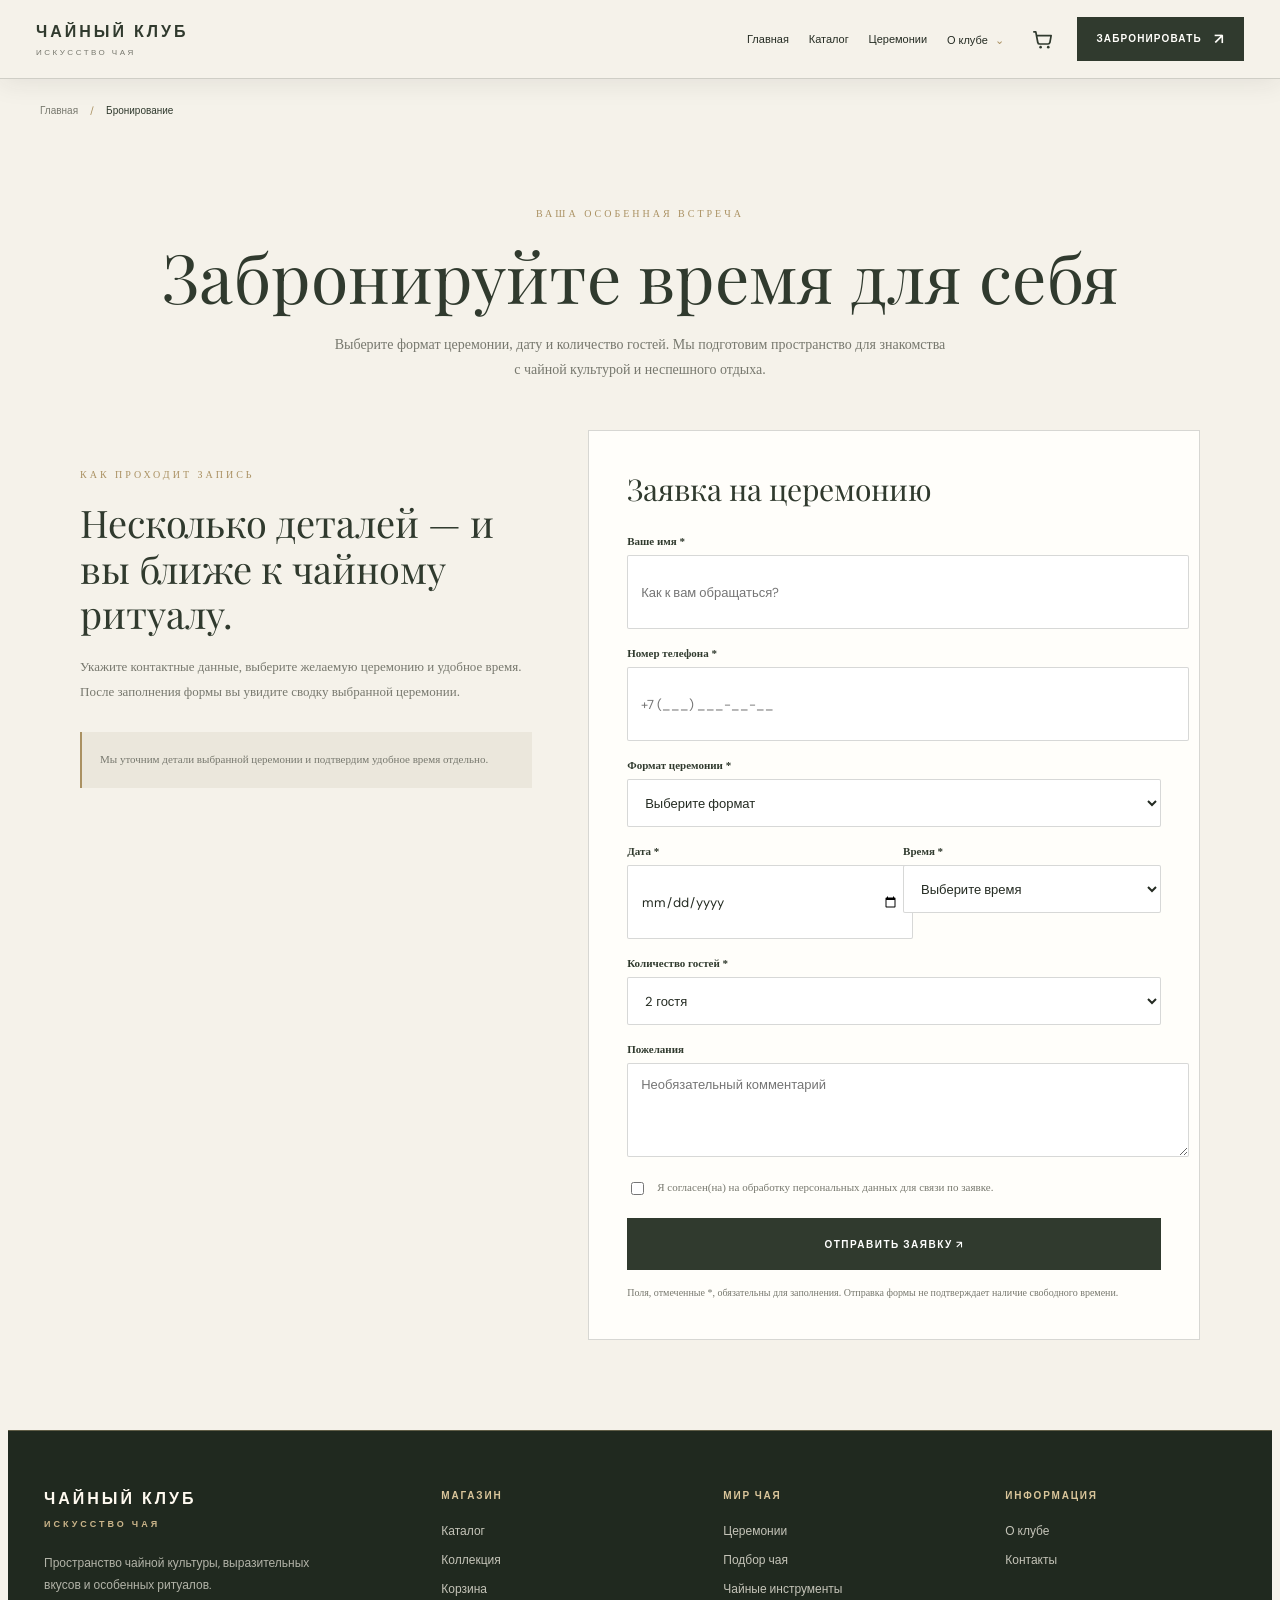
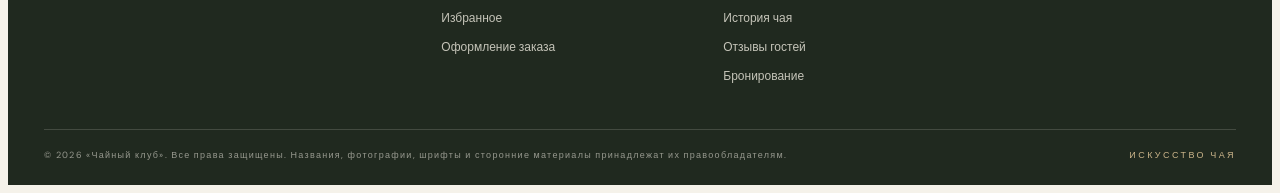
<file: booking.html>
<!DOCTYPE html>

<html lang="ru">
<head>
<meta charset="utf-8"/>
<meta content="width=device-width, initial-scale=1.0" name="viewport"/>
<meta content="Форма бронирования места на чайной церемонии в Чайном клубе." name="description"/>
<title>Бронирование чайной церемонии — Чайный клуб</title>
<link href="https://fonts.googleapis.com" rel="preconnect"/>
<link crossorigin="" href="https://fonts.gstatic.com" rel="preconnect"/>
<link href="https://fonts.googleapis.com/css2?family=DM+Sans:wght@400;500;600;700&amp;family=Playfair+Display:wght@400;500;600&amp;display=swap" rel="stylesheet"/>
<link href="css/site-components.css" rel="stylesheet"/>
</head>
<body class="booking-page">
<div data-site-header=""></div>
<main>
<section class="booking-page__hero">
<span class="booking-page__eyebrow">Ваша особенная встреча</span>
<h1 class="booking-page__title">Забронируйте время для себя</h1>
<p class="booking-page__intro">
        Выберите формат церемонии, дату и количество гостей. Мы подготовим
        пространство для знакомства с чайной культурой и неспешного отдыха.
      </p>
</section>
<section aria-labelledby="booking-form-title" class="booking-page__layout">
<aside class="booking-page__info">
<span class="booking-page__eyebrow">Как проходит запись</span>
<h2 class="booking-page__info-title">Несколько деталей — и вы ближе к чайному ритуалу.</h2>
<p class="booking-page__info-text">
          Укажите контактные данные, выберите желаемую церемонию и удобное время.
          После заполнения формы вы увидите сводку выбранной церемонии.
        </p>
<div class="booking-page__notice">
          Мы уточним детали выбранной церемонии и подтвердим удобное время отдельно.
        </div>
</aside>
<form class="booking-form" id="bookingForm">
<h2 class="booking-form__title" id="booking-form-title">Заявка на церемонию</h2>
<div class="booking-form__field">
<label class="booking-form__label" for="guestName">Ваше имя *</label>
<input class="booking-form__control" id="guestName" maxlength="50" minlength="2" name="name" placeholder="Как к вам обращаться?" required="" type="text"/>
</div>
<div class="booking-form__field">
<label class="booking-form__label" for="guestPhone">Номер телефона *</label>
<input class="booking-form__control" id="guestPhone" name="phone" pattern="[+0-9()\s-]{7,20}" placeholder="+7 (___) ___-__-__" required="" title="Введите номер телефона, используя цифры и символы +, -, ( )" type="tel"/>
</div>
<div class="booking-form__field">
<label class="booking-form__label" for="format">Формат церемонии *</label>
<select class="booking-form__control" id="format" name="format" required="">
<option value="">Выберите формат</option>
<option value="Китайская церемония">Китайская церемония — 1 800 ₽ / гость</option>
<option value="Японская церемония">Японская церемония — 2 200 ₽ / гость</option>
<option value="Чайная дегустация">Чайная дегустация — 1 500 ₽ / гость</option>
</select>
</div>
<div class="booking-form__grid">
<div class="booking-form__field">
<label class="booking-form__label" for="bookingDate">Дата *</label>
<input class="booking-form__control" id="bookingDate" name="date" required="" type="date"/>
</div>
<div class="booking-form__field">
<label class="booking-form__label" for="bookingTime">Время *</label>
<select class="booking-form__control" id="bookingTime" name="time" required="">
<option value="">Выберите время</option>
<option>11:00</option><option>13:00</option><option>15:00</option>
<option>17:00</option><option>19:00</option>
</select>
</div>
</div>
<div class="booking-form__field">
<label class="booking-form__label" for="guestCount">Количество гостей *</label>
<select class="booking-form__control" id="guestCount" name="guests" required="">
<option value="1">1 гость</option><option selected="" value="2">2 гостя</option>
<option value="3">3 гостя</option><option value="4">4 гостя</option>
<option value="5">5 гостей</option><option value="6">6 гостей</option>
</select>
</div>
<div class="booking-form__field">
<label class="booking-form__label" for="bookingComment">Пожелания</label>
<textarea class="booking-form__control" id="bookingComment" maxlength="500" name="comment" placeholder="Необязательный комментарий" rows="4"></textarea>
</div>
<label class="booking-form__consent">
<input id="bookingConsent" required="" type="checkbox"/>
<span>Я согласен(на) на обработку персональных данных для связи по заявке.</span>
</label>
<button class="booking-form__submit" type="submit">Отправить заявку ↗</button>
<p class="booking-form__hint">Поля, отмеченные *, обязательны для заполнения. Отправка формы не подтверждает наличие свободного времени.</p>
</form>
</section>
</main>
<dialog aria-labelledby="bookingDialogTitle" class="booking-dialog" id="bookingDialog">
<p class="booking-page__eyebrow">Чайная церемония</p>
<h2 class="booking-dialog__title" id="bookingDialogTitle">Заявка сформирована</h2>
<p class="booking-dialog__text" id="bookingDialogMessage"></p>
<button class="booking-dialog__close" id="bookingDialogClose" type="button">Понятно</button>
</dialog>

<script>
    const bookingForm = document.getElementById("bookingForm");
    const bookingDate = document.getElementById("bookingDate");
    const bookingDialog = document.getElementById("bookingDialog");
    const bookingDialogMessage = document.getElementById("bookingDialogMessage");

    const now = new Date();
    const localDate = new Date(now.getTime() - now.getTimezoneOffset() * 60000)
      .toISOString().slice(0, 10);
    bookingDate.min = localDate;

    const queryFormat = new URLSearchParams(window.location.search).get("format");
    if (queryFormat) {
      const matchingOption = Array.from(document.getElementById("format").options)
        .find(option => option.value === queryFormat);
      if (matchingOption) matchingOption.selected = true;
    }

    bookingForm.addEventListener("submit", function(event) {
      event.preventDefault();
      if (!bookingForm.reportValidity()) return;

      const formData = new FormData(bookingForm);
      const date = new Date(formData.get("date") + "T12:00:00")
        .toLocaleDateString("ru-RU");
      bookingDialogMessage.textContent =
        formData.get("name") + ", ваша заявка: " +
        formData.get("format") + ", " + date + ", " +
        formData.get("time") + ", гостей: " + formData.get("guests") +
        ". Мы свяжемся с вами для подтверждения времени.";

      bookingDialog.showModal();
      bookingForm.reset();
      bookingDate.min = localDate;
    });

    document.getElementById("bookingDialogClose").addEventListener("click", function() {
      bookingDialog.close();
    });
  </script>
<script src="js/components.js"></script>
</body>
</html>
</file>
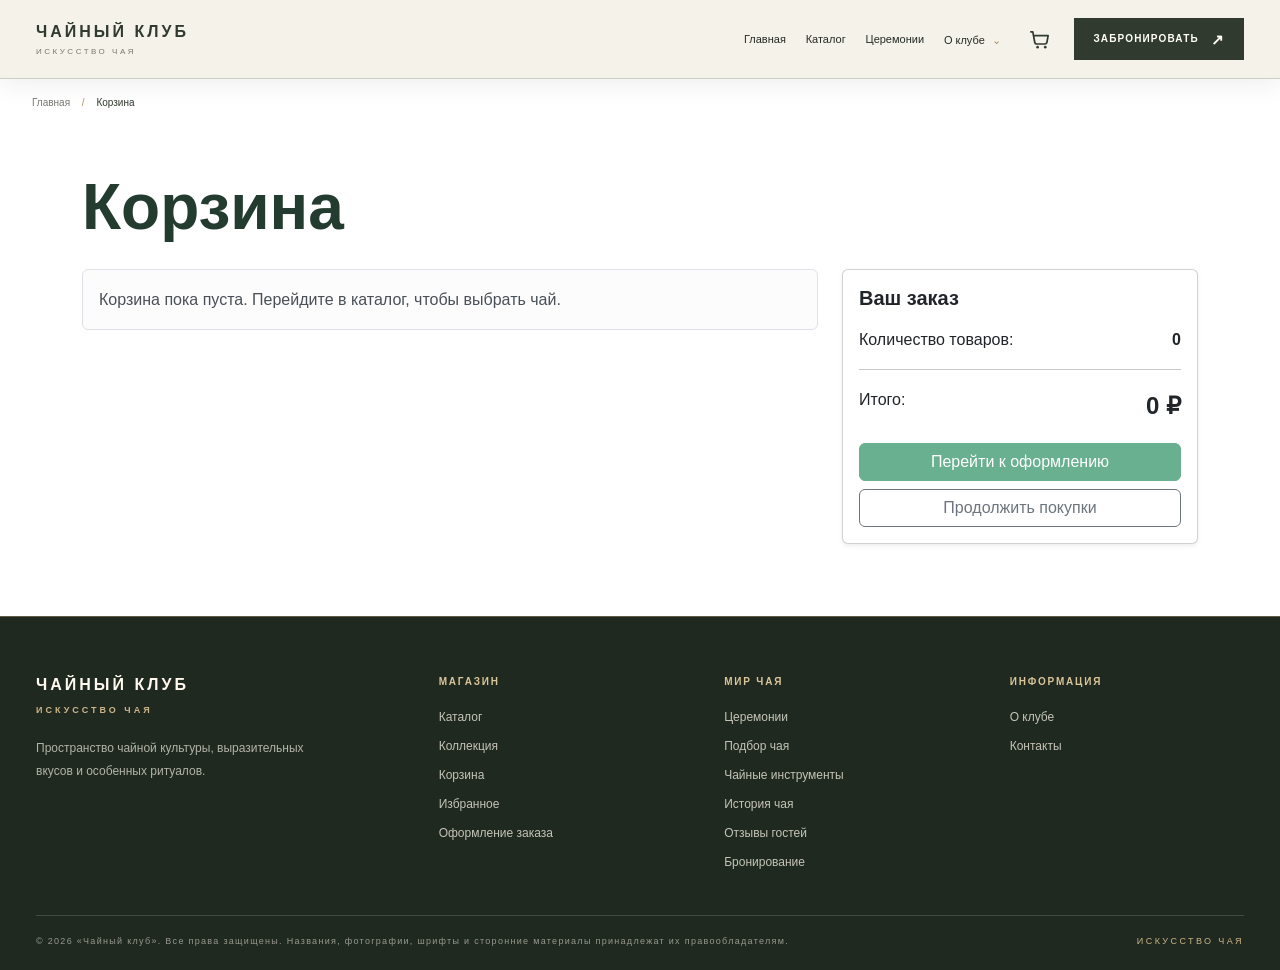
<file: cart.html>
<!DOCTYPE html>

<html lang="ru">
<head>
<meta charset="utf-8"/>
<meta content="width=device-width, initial-scale=1.0" name="viewport"/>
<title>Корзина — Чайный клуб</title>
<meta content="Корзина Чайного клуба: просмотр выбранных товаров и итоговой суммы." name="description"/>
<link href="https://cdn.jsdelivr.net/npm/bootstrap@5.3.3/dist/css/bootstrap.min.css" rel="stylesheet"/>
<link href="css/custom.css" rel="stylesheet"/>
<link href="css/site-components.css" rel="stylesheet"/>
</head>
<body>
<div data-site-header=""></div>
<main class="container my-5">

<h1 class="fw-bold mb-4">Корзина</h1>
<div class="row g-4">
<div class="col-12 col-lg-8">
<div id="cartItems">
<div class="alert alert-light border">
                    Корзина пока пуста. Перейдите в каталог, чтобы выбрать чай.
                </div>
</div>
</div>
<div class="col-12 col-lg-4">
<div class="card shadow-sm">
<div class="card-body">
<h2 class="h5 fw-bold">Ваш заказ</h2>
<div class="d-flex justify-content-between my-3">
<span>Количество товаров:</span>
<strong id="cartCount">0</strong>
</div>
<hr/>
<div class="d-flex justify-content-between mb-3">
<span>Итого:</span>
<strong class="fs-4" id="cartTotal">0 ₽</strong>
</div>
<a class="btn btn-success w-100 mb-2" href="order.html" id="checkoutButton">
                        Перейти к оформлению
                    </a>
<a class="btn btn-outline-secondary w-100" href="catalog.html">
                        Продолжить покупки
                    </a>
</div>
</div>
</div>
</div>
</main>
<footer class="bg-dark text-white py-4 mt-5">
<div class="container text-center">
<p class="mb-1">Чайный клуб</p>
<small>© 2026. Все права защищены.</small>
</div>
</footer>
<script>
    const CART_KEY = "teaCart";

    function getCart() {
        return JSON.parse(localStorage.getItem(CART_KEY)) || [];
    }

    function saveCart(cart) {
        localStorage.setItem(CART_KEY, JSON.stringify(cart));
    }

    function renderCart() {
        const cart = getCart();
        const cartItems = document.getElementById("cartItems");
        const cartCount = document.getElementById("cartCount");
        const cartTotal = document.getElementById("cartTotal");
        const checkoutButton = document.getElementById("checkoutButton");

        if (cart.length === 0) {
            cartItems.innerHTML = `
                <div class="alert alert-light border">
                    Корзина пока пуста. Перейдите в каталог, чтобы выбрать чай.
                </div>`;
        } else {
            cartItems.innerHTML = cart.map((item, index) => `
                <div class="card mb-3 shadow-sm">
                    <div class="card-body">
                        <div class="row align-items-center g-3">
                            <div class="col-4 col-md-3">
                                <img src="${item.image}" alt="${item.name}"
                                    class="img-fluid rounded"
                                    style="height: 100px; width: 100%; object-fit: cover;">
                            </div>

                            <div class="col-8 col-md-9">
                                <div class="d-flex justify-content-between flex-wrap gap-2">
                                    <h2 class="h6 fw-bold">${item.name}</h2>
                                    <strong>${item.price * item.quantity} ₽</strong>
                                </div>

                                <p class="text-secondary mb-2">${item.price} ₽ за упаковку</p>

                                <div class="d-flex align-items-center gap-2">
                                    <button class="btn btn-outline-secondary btn-sm"
                                        onclick="changeQuantity(${index}, -1)">−</button>

                                    <span>${item.quantity}</span>

                                    <button class="btn btn-outline-secondary btn-sm"
                                        onclick="changeQuantity(${index}, 1)">+</button>

                                    <button class="btn btn-outline-danger btn-sm ms-auto"
                                        onclick="removeItem(${index})">Удалить</button>
                                </div>
                            </div>
                        </div>
                    </div>
                </div>
            `).join("");
        }

        const count = cart.reduce((sum, item) => sum + item.quantity, 0);
        const total = cart.reduce((sum, item) => sum + item.price * item.quantity, 0);

        cartCount.textContent = count;
        cartTotal.textContent = total.toLocaleString("ru-RU") + " ₽";
        checkoutButton.classList.toggle("disabled", cart.length === 0);
        checkoutButton.setAttribute("aria-disabled", cart.length === 0);
    }

    function changeQuantity(index, change) {
        const cart = getCart();
        cart[index].quantity += change;

        if (cart[index].quantity <= 0) {
            cart.splice(index, 1);
        }

        saveCart(cart);
        renderCart();
    }

    function removeItem(index) {
        const cart = getCart();
        cart.splice(index, 1);
        saveCart(cart);
        renderCart();
    }

    renderCart();
</script>
<script src="https://cdn.jsdelivr.net/npm/bootstrap@5.3.3/dist/js/bootstrap.bundle.min.js"></script>

<script src="js/components.js"></script>
</body>
</html>
</file>
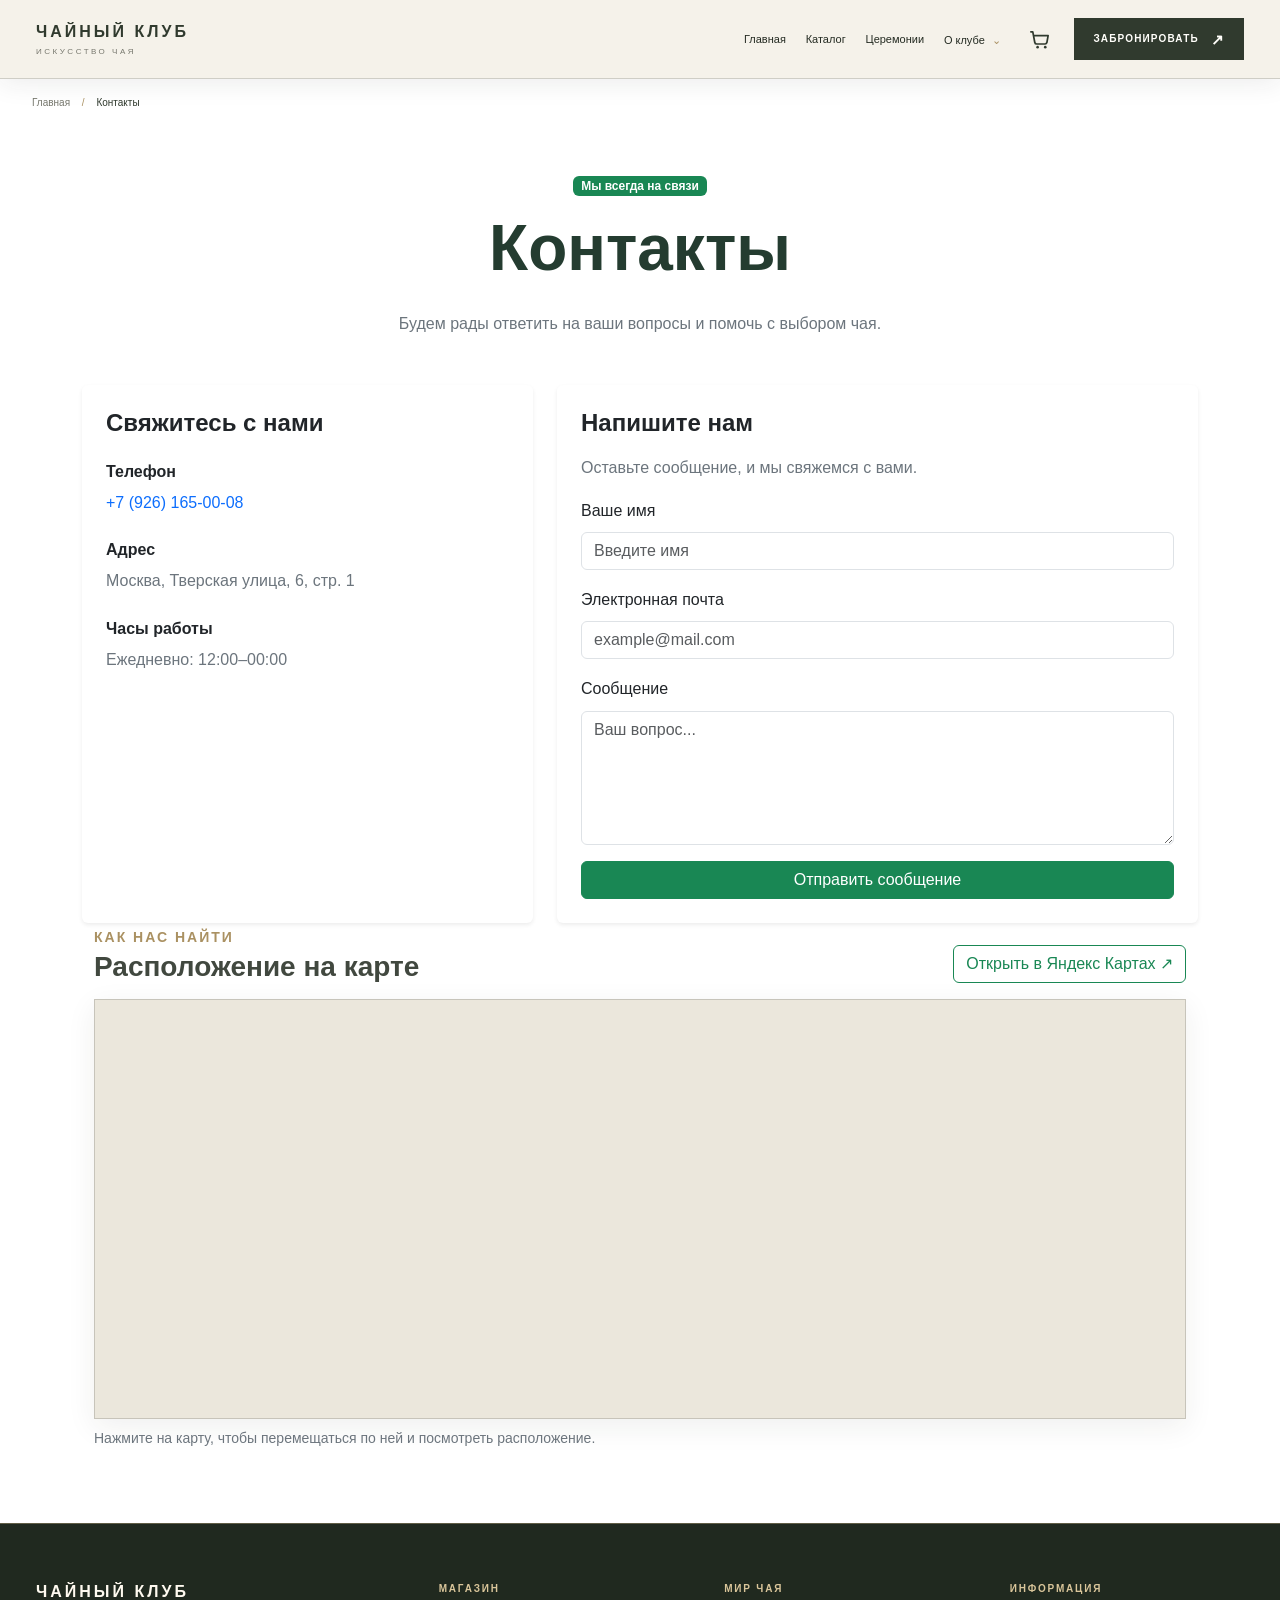
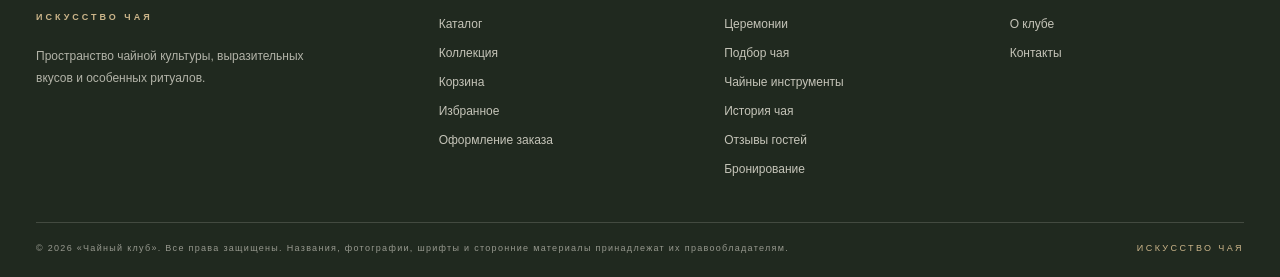
<file: contacts.html>
<!DOCTYPE html>

<html lang="ru">
<head>
<meta charset="utf-8"/>
<meta content="width=device-width, initial-scale=1.0" name="viewport"/>
<title>Контакты — Чайный клуб</title>
<meta content="Контактная информация и карта чайного пространства в Москве." name="description"/>
<link href="https://cdn.jsdelivr.net/npm/bootstrap@5.3.3/dist/css/bootstrap.min.css" rel="stylesheet"/>
<link href="css/custom.css" rel="stylesheet"/>
<link href="css/site-components.css" rel="stylesheet"/>
</head>
<body>
<div data-site-header=""></div>
<main class="container my-5">

<div class="text-center mb-5">
<span class="badge bg-success mb-3">Мы всегда на связи</span>
<h1 class="fw-bold">Контакты</h1>
<p class="text-secondary">
            Будем рады ответить на ваши вопросы и помочь с выбором чая.
        </p>
</div>
<div class="row g-4">
<div class="col-12 col-lg-5">
<div class="card border-0 shadow-sm h-100">
<div class="card-body p-4">
<h2 class="h4 fw-bold mb-4">Свяжитесь с нами</h2>
<div class="mb-4">
<h3 class="h6 fw-bold">Телефон</h3>
<p class="mb-0"><a href="tel:+79261650008" class="text-decoration-none">+7 (926) 165-00-08</a></p>
</div>
<div class="mb-4">
<h3 class="h6 fw-bold">Адрес</h3>
<p class="text-secondary mb-0">Москва, Тверская улица, 6, стр. 1</p>
</div>
<div>
<h3 class="h6 fw-bold">Часы работы</h3>
<p class="text-secondary mb-0">Ежедневно: 12:00–00:00</p>
</div>
</div>
</div>
</div>
<div class="col-12 col-lg-7">
<div class="card border-0 shadow-sm h-100">
<div class="card-body p-4">
<h2 class="h4 fw-bold mb-3">Напишите нам</h2>
<p class="text-secondary">
                        Оставьте сообщение, и мы свяжемся с вами.
                    </p>
<form id="contactForm">
<div class="mb-3">
<label class="form-label" for="contactName">Ваше имя</label>
<input class="form-control" id="contactName" placeholder="Введите имя" required="" type="text"/>
</div>
<div class="mb-3">
<label class="form-label" for="contactEmail">Электронная почта</label>
<input class="form-control" id="contactEmail" placeholder="example@mail.com" required="" type="email"/>
</div>
<div class="mb-3">
<label class="form-label" for="contactMessage">Сообщение</label>
<textarea class="form-control" id="contactMessage" placeholder="Ваш вопрос..." required="" rows="5"></textarea>
</div>
<button class="btn btn-success w-100" type="submit">
                            Отправить сообщение
                        </button>
</form>
<div class="alert alert-success mt-3 d-none" id="contactSuccess" role="alert">
                        Спасибо! Сообщение подготовлено. Для полноценной отправки формы требуется подключение почты или CRM.
                    </div>
</div>
</div>
</div>
</div>
<section aria-labelledby="map-title" class="container mb-5">
<div class="d-flex flex-wrap justify-content-between align-items-end gap-2 mb-3">
<div>
<span class="small text-uppercase fw-semibold" style="letter-spacing:2px;color:#aa9162">Как нас найти</span>
<h2 class="h3 fw-bold mb-0" id="map-title">Расположение на карте</h2>
</div>
<a class="btn btn-outline-success" href="https://yandex.ru/maps/?ll=37.6176%2C55.7558&amp;z=12" rel="noopener" target="_blank">Открыть в Яндекс Картах ↗</a>
</div>
<div class="contact-map-frame">
<iframe title="Интерактивная карта Яндекса — Тверская улица, 6с1, Москва" src="https://yandex.ru/map-widget/v1/?ll=37.611446%2C55.760256&amp;z=17&amp;pt=37.611446%2C55.760256%2Cpm2rdm" allowfullscreen="true" loading="lazy" referrerpolicy="strict-origin-when-cross-origin"></iframe>
</div>
<p class="small text-secondary mt-2 mb-0">Нажмите на карту, чтобы перемещаться по ней и посмотреть расположение.</p>
</section>
</main>
<footer class="bg-dark text-white py-4 mt-5">
<div class="container text-center">
<p class="mb-1">Чайный клуб</p>
<small>© 2026. Все права защищены.</small>
</div>
</footer>
<script>
    document.getElementById("contactForm").addEventListener("submit", function(event) {
        event.preventDefault();

        document.getElementById("contactSuccess").classList.remove("d-none");
        this.reset();
    });
</script>
<script src="https://cdn.jsdelivr.net/npm/bootstrap@5.3.3/dist/js/bootstrap.bundle.min.js"></script>

<script src="js/components.js"></script>
</body>
</html>
</file>
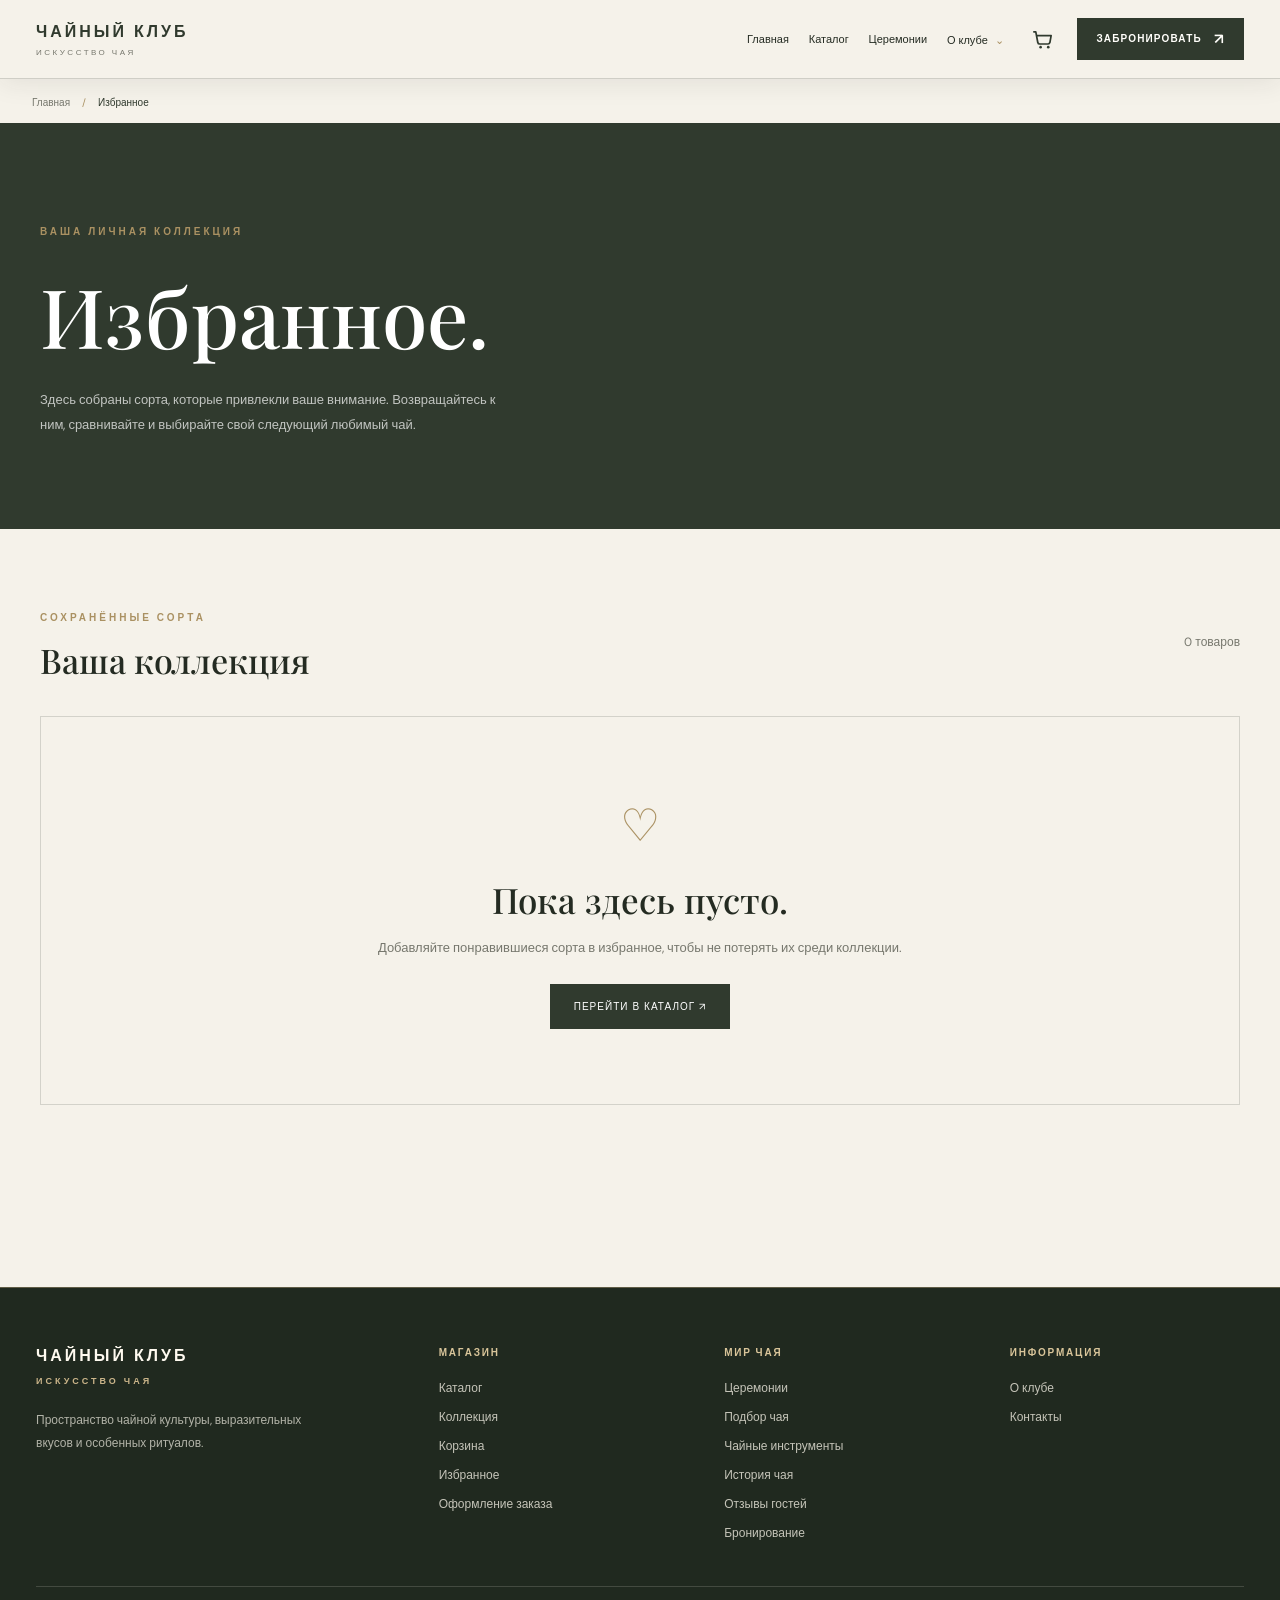
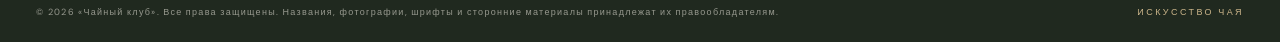
<file: favorites.html>
<!DOCTYPE html>

<html lang="ru">
<head>
<meta charset="utf-8"/>
<meta content="width=device-width, initial-scale=1.0" name="viewport"/>
<title>Избранное — Чайный клуб</title>
<meta content="Избранные сорта чая в интернет-магазине Чайный клуб." name="description"/>
<link href="https://fonts.googleapis.com" rel="preconnect"/>
<link crossorigin="" href="https://fonts.gstatic.com" rel="preconnect"/>
<link href="https://fonts.googleapis.com/css2?family=DM+Sans:wght@400;500;600;700&amp;family=Playfair+Display:wght@400;500;600&amp;display=swap" rel="stylesheet"/>
<link href="https://cdn.jsdelivr.net/npm/bootstrap@5.3.3/dist/css/bootstrap.min.css" rel="stylesheet"/>
<style>
:root {
    --ink:#242b22;
    --dark:#303a2e;
    --cream:#f5f2ea;
    --paper:#ebe7dc;
    --muted:#77786e;
    --gold:#aa9162;
    --line:rgba(36,43,34,.16);
}

* { box-sizing:border-box; }

body {
    margin:0;
    background:var(--cream);
    color:var(--ink);
    font-family:"DM Sans",sans-serif;
}

a { color:inherit; text-decoration:none; }

.container-premium {
    width:min(1320px,calc(100% - 80px));
    margin:auto;
}

.serif { font-family:"Playfair Display",Georgia,serif; }

.eyebrow {
    color:var(--gold);
    font-size:10px;
    letter-spacing:3px;
    text-transform:uppercase;
    font-weight:700;
}

/* NAVIGATION */

.navbar-premium {
    background:var(--cream);
    border-bottom:1px solid var(--line);
}

.nav-inner {
    min-height:82px;
    display:flex;
    align-items:center;
    justify-content:space-between;
    gap:25px;
}

.brand {
    font-size:18px;
    font-weight:700;
    letter-spacing:4px;
}

.brand small {
    display:block;
    font-size:8px;
    letter-spacing:3px;
    color:var(--muted);
    margin-top:4px;
}

.nav-links {
    display:flex;
    gap:20px;
    font-size:11px;
}

.nav-links a:hover { color:var(--gold); }

.menu-button {
    display:none;
    border:1px solid var(--line);
    background:none;
    padding:9px 13px;
    font-size:11px;
}

/* HEADER */

.page-header {
    padding:95px 0 75px;
    background:var(--dark);
    color:white;
}

.page-header h1 {
    font-size:clamp(50px,7vw,82px);
    margin:24px 0;
}

.page-header p {
    max-width:470px;
    color:rgba(255,255,255,.7);
    font-size:13px;
    line-height:1.9;
}

/* FAVORITES */

.favorites-section {
    padding:75px 0 110px;
}

.favorites-heading {
    display:flex;
    justify-content:space-between;
    align-items:center;
    gap:20px;
    margin-bottom:35px;
}

.favorites-heading h2 {
    font-size:34px;
    margin:12px 0 0;
}

.count {
    color:var(--muted);
    font-size:12px;
}

.favorites-grid {
    display:grid;
    grid-template-columns:repeat(3,1fr);
    gap:35px 24px;
}

.product-card { min-width:0; }

.product-image {
    position:relative;
    overflow:hidden;
    background:var(--paper);
}

.product-image img {
    width:100%;
    height:350px;
    object-fit:cover;
    transition:transform .5s;
}

.product-card:hover img {
    transform:scale(1.045);
}

.remove-button {
    position:absolute;
    top:14px;
    right:14px;
    width:38px;
    height:38px;
    border:0;
    border-radius:50%;
    background:var(--cream);
    color:#a34b43;
    font-size:20px;
    cursor:pointer;
}

.product-info { padding:20px 0; }

.product-top {
    display:flex;
    justify-content:space-between;
    gap:12px;
}

.product-info h3 {
    font-family:"Playfair Display",Georgia,serif;
    font-size:22px;
    font-weight:500;
    margin:0 0 8px;
}

.product-origin {
    color:var(--muted);
    font-size:10px;
    letter-spacing:1px;
    text-transform:uppercase;
}

.product-price {
    font-size:14px;
    font-weight:700;
    white-space:nowrap;
}

.product-description {
    margin:14px 0;
    font-size:12px;
    line-height:1.8;
    color:var(--muted);
}

.product-actions {
    display:flex;
    gap:9px;
}

.product-actions button,
.product-actions a {
    flex:1;
    text-align:center;
    padding:12px 10px;
    font-size:10px;
    letter-spacing:1px;
    text-transform:uppercase;
    cursor:pointer;
}

.details-button {
    border:1px solid var(--line);
    background:transparent;
}

.add-button {
    border:1px solid var(--dark);
    background:var(--dark);
    color:white;
}

.add-button:hover {
    background:var(--gold);
    border-color:var(--gold);
}

/* EMPTY STATE */

.empty-state {
    display:none;
    text-align:center;
    padding:75px 20px;
    border:1px solid var(--line);
}

.empty-heart {
    font-size:45px;
    color:var(--gold);
    margin-bottom:20px;
}

.empty-state h2 {
    font-size:35px;
    margin-bottom:15px;
}

.empty-state p {
    color:var(--muted);
    font-size:13px;
    line-height:1.8;
    margin-bottom:25px;
}

.shop-button {
    display:inline-block;
    padding:15px 24px;
    background:var(--dark);
    color:white;
    font-size:10px;
    letter-spacing:1px;
    text-transform:uppercase;
}

.shop-button:hover {
    background:var(--gold);
    color:white;
}

/* FOOTER */

.footer {
    background:#20291f;
    color:white;
    padding:55px 0 25px;
}

.footer-title {
    font-size:18px;
    letter-spacing:4px;
    font-weight:700;
}

.footer p {
    color:rgba(255,255,255,.55);
    font-size:11px;
    line-height:1.9;
    max-width:280px;
}

.footer h4 {
    color:#c1ad85;
    font-size:10px;
    letter-spacing:2px;
    text-transform:uppercase;
    margin-bottom:20px;
}

.footer a {
    display:block;
    color:rgba(255,255,255,.65);
    font-size:11px;
    margin-bottom:12px;
}

.footer a:hover { color:white; }

.footer-bottom {
    border-top:1px solid rgba(255,255,255,.14);
    margin-top:40px;
    padding-top:20px;
    color:rgba(255,255,255,.45);
    font-size:10px;
}

@media(max-width:900px) {
    .nav-inner { flex-wrap:wrap; padding:17px 0; }
    .menu-button { display:block; }
    .nav-links {
        display:none;
        width:100%;
        flex-direction:column;
        gap:0;
        padding:10px 0;
    }
    .nav-links.open { display:flex; }
    .nav-links a { padding:9px 0; }
    .favorites-grid { grid-template-columns:repeat(2,1fr); }
}

@media(max-width:580px) {
    .container-premium { width:calc(100% - 36px); }
    .favorites-grid { grid-template-columns:1fr; }
    .product-image img { height:320px; }
    .page-header { padding:65px 0 50px; }
    .favorites-heading { align-items:flex-start; flex-direction:column; }
}
</style>
<link href="css/site-components.css" rel="stylesheet"/>
</head>
<body>
<div data-site-header=""></div>
<header class="page-header">
<div class="container-premium">
<span class="eyebrow">Ваша личная коллекция</span>
<h1 class="serif">Избранное.</h1>
<p>
            Здесь собраны сорта, которые привлекли ваше внимание.
            Возвращайтесь к ним, сравнивайте и выбирайте
            свой следующий любимый чай.
        </p>
</div>
</header>
<main class="favorites-section">
<div class="container-premium">
<div class="favorites-heading">
<div>
<span class="eyebrow">Сохранённые сорта</span>
<h2 class="serif">Ваша коллекция</h2>
</div>
<span class="count" id="favoritesCount">0 товаров</span>
</div>
<div class="favorites-grid" id="favoritesGrid"></div>
<div class="empty-state" id="emptyState">
<div class="empty-heart">♡</div>
<h2 class="serif">Пока здесь пусто.</h2>
<p>
                Добавляйте понравившиеся сорта в избранное,
                чтобы не потерять их среди коллекции.
            </p>
<a class="shop-button" href="catalog.html">
                Перейти в каталог ↗
            </a>
</div>
</div>
</main>
<footer class="footer">
<div class="container-premium">
<div class="row g-5">
<div class="col-lg-4">
<div class="footer-title">ЧАЙНЫЙ КЛУБ</div>
<p class="mt-3">
                    Пространство чайной культуры,
                    выразительных вкусов и особенных ритуалов.
                </p>
</div>
<div class="col-6 col-lg-2">
<h4>Магазин</h4>
<a href="catalog.html">Каталог</a>
<a href="favorites.html">Избранное</a>
<a href="cart.html">Корзина</a>
<a href="order.html">Заказ</a>
</div>
<div class="col-6 col-lg-3">
<h4>Мир чая</h4>
<a href="ceremony.html">Церемонии</a>
<a href="tea-guide.html">Подбор чая</a>
<a href="tea-history.html">История чая</a>
<a href="reviews.html">Отзывы</a>
</div>
<div class="col-lg-3">
<h4>Информация</h4>
<a href="contacts.html">Контакты</a>
<a href="index.html">Главная</a>
</div>
</div>
<div class="footer-bottom">
            © 2026 Чайный клуб · Искусство настоящего чая
        </div>
</div>
</footer>
<script>


const products = {
    "Зелёный чай Сенча": {
        price:450,
        category:"Япония · Зелёный чай",
        description:"Свежий травяной вкус, лёгкая терпкость и тонкий аромат зелёного листа.",
        image:"https://images.unsplash.com/photo-1763617702099-d956f3fd8324?w=900",
        cartImage:"https://images.unsplash.com/photo-1763617702099-d956f3fd8324?w=700"
    },

    "Чёрный чай Ассам": {
        price:520,
        category:"Индия · Чёрный чай",
        description:"Глубокий вкус с выразительным ароматом и приятной природной терпкостью.",
        image:"https://images.unsplash.com/photo-1759523710626-199a2da96085?w=900",
        cartImage:"https://images.unsplash.com/photo-1759523710626-199a2da96085?w=700"
    },

    "Травяной сбор": {
        price:390,
        category:"Травяная коллекция",
        description:"Мягкий ароматный напиток с натуральными травяными нотами.",
        image:"https://images.unsplash.com/photo-1648455321715-e8ed86188c0e?w=900",
        cartImage:"https://images.unsplash.com/photo-1648455321715-e8ed86188c0e?w=700"
    }
};


function renderFavorites() {
    const favorites =
        JSON.parse(localStorage.getItem("teaFavorites")) || [];

    const grid = document.getElementById("favoritesGrid");
    const emptyState = document.getElementById("emptyState");
    const count = document.getElementById("favoritesCount");

    grid.innerHTML = "";

    count.textContent =
        favorites.length + (favorites.length === 1 ? " товар" :
        favorites.length >= 2 && favorites.length <= 4 ? " товара" : " товаров");

    if (favorites.length === 0) {
        emptyState.style.display = "block";
        return;
    }

    emptyState.style.display = "none";

    favorites.forEach(name => {
        const product = products[name];

        if (!product) return;

        const card = document.createElement("article");
        card.className = "product-card";

        card.innerHTML = `
            <div class="product-image">
                <img src="${product.image}" alt="${name}">
                <button class="remove-button"
                        aria-label="Удалить из избранного"
                        onclick="removeFavorite('${name}')">♥</button>
            </div>

            <div class="product-info">
                <div class="product-top">
                    <div>
                        <h3>${name}</h3>
                        <div class="product-origin">${product.category}</div>
                    </div>
                    <span class="product-price">${product.price} ₽</span>
                </div>

                <p class="product-description">${product.description}</p>

                <div class="product-actions">
                    <a href="product.html" class="details-button">Подробнее</a>
                    <button class="add-button"
                            onclick="addFavoriteToCart('${name}')">
                        В корзину
                    </button>
                </div>
            </div>
        `;

        grid.appendChild(card);
    });
}


function removeFavorite(name) {
    let favorites =
        JSON.parse(localStorage.getItem("teaFavorites")) || [];

    favorites = favorites.filter(item => item !== name);

    localStorage.setItem("teaFavorites", JSON.stringify(favorites));

    renderFavorites();
}


function addFavoriteToCart(name) {
    const product = products[name];

    if (!product) return;

    let cart = JSON.parse(localStorage.getItem("teaCart")) || [];

    const existingItem = cart.find(item => item.name === name);

    if (existingItem) {
        existingItem.quantity++;
    } else {
        cart.push({
            name:name,
            price:product.price,
            image:product.cartImage,
            quantity:1
        });
    }

    localStorage.setItem("teaCart", JSON.stringify(cart));

    alert("Товар добавлен в корзину!");
}


renderFavorites();
</script>

<script src="js/components.js"></script>
</body>
</html>
</file>
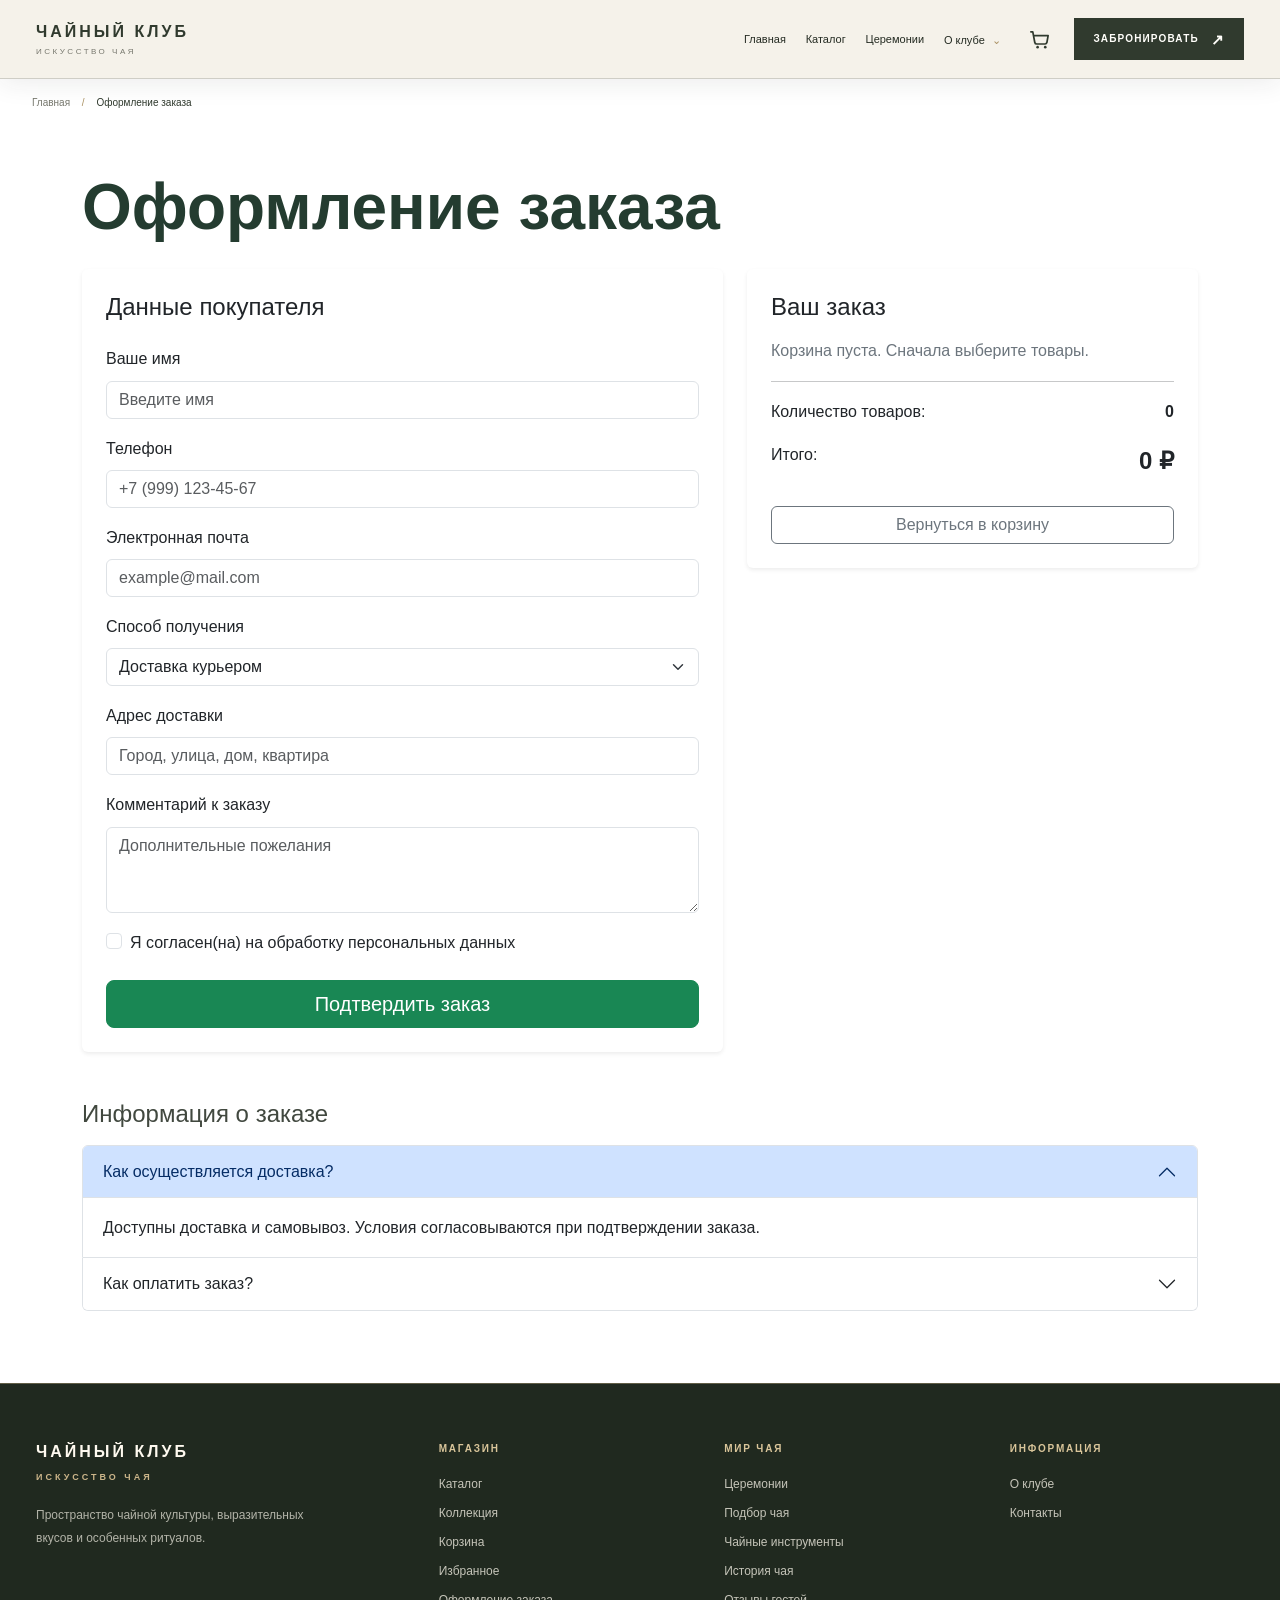
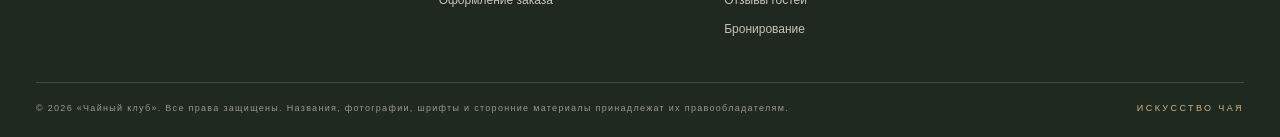
<file: order.html>
<!DOCTYPE html>

<html lang="ru">
<head>
<meta charset="utf-8"/>
<meta content="width=device-width, initial-scale=1.0" name="viewport"/>
<title>Оформление заказа — Чайный клуб</title>
<meta content="Оформление заказа в интернет-магазине «Чайный клуб»." name="description"/>
<link href="https://cdn.jsdelivr.net/npm/bootstrap@5.3.3/dist/css/bootstrap.min.css" rel="stylesheet"/>
<link href="css/custom.css" rel="stylesheet"/>
<link href="css/site-components.css" rel="stylesheet"/>
</head>
<body>
<div data-site-header=""></div>
<main class="container my-5">

<h1 class="fw-bold mb-4">Оформление заказа</h1>
<div class="row g-4">
<div class="col-12 col-lg-7">
<div class="card shadow-sm border-0">
<div class="card-body p-4">
<h2 class="h4 mb-4">Данные покупателя</h2>
<form id="orderForm">
<div class="mb-3">
<label class="form-label" for="customerName">Ваше имя</label>
<input class="form-control" id="customerName" name="name" placeholder="Введите имя" required="" type="text"/>
</div>
<div class="mb-3">
<label class="form-label" for="customerPhone">Телефон</label>
<input class="form-control" id="customerPhone" name="phone" placeholder="+7 (999) 123-45-67" required="" type="tel"/>
</div>
<div class="mb-3">
<label class="form-label" for="customerEmail">Электронная почта</label>
<input class="form-control" id="customerEmail" name="email" placeholder="example@mail.com" required="" type="email"/>
</div>
<div class="mb-3">
<label class="form-label" for="deliveryMethod">Способ получения</label>
<select class="form-select" id="deliveryMethod" required="">
<option selected="" value="delivery">Доставка курьером</option>
<option value="pickup">Самовывоз</option>
</select>
</div>
<div class="mb-3" id="addressBlock">
<label class="form-label" for="customerAddress">Адрес доставки</label>
<input class="form-control" id="customerAddress" placeholder="Город, улица, дом, квартира" type="text"/>
</div>
<div class="mb-3">
<label class="form-label" for="orderComment">Комментарий к заказу</label>
<textarea class="form-control" id="orderComment" placeholder="Дополнительные пожелания" rows="3"></textarea>
</div>
<div class="form-check mb-4">
<input class="form-check-input" id="personalData" required="" type="checkbox"/>
<label class="form-check-label" for="personalData">
                                Я согласен(на) на обработку персональных данных
                            </label>
</div>
<button class="btn btn-success btn-lg w-100" type="submit">
                            Подтвердить заказ
                        </button>
</form>
</div>
</div>
</div>
<div class="col-12 col-lg-5">
<div class="card shadow-sm border-0">
<div class="card-body p-4">
<h2 class="h4 mb-3">Ваш заказ</h2>
<div id="orderItems"></div>
<hr/>
<div class="d-flex justify-content-between">
<span>Количество товаров:</span>
<strong id="orderCount">0</strong>
</div>
<div class="d-flex justify-content-between mt-3">
<span>Итого:</span>
<strong class="fs-4" id="orderTotal">0 ₽</strong>
</div>
<a class="btn btn-outline-secondary w-100 mt-4" href="cart.html">
                        Вернуться в корзину
                    </a>
</div>
</div>
</div>
</div>
</main>
<section class="container mb-5">
<h2 class="h4 mb-3">Информация о заказе</h2>
<div class="accordion" id="orderAccordion">
<div class="accordion-item">
<h3 class="accordion-header">
<button class="accordion-button" data-bs-target="#deliveryInfo" data-bs-toggle="collapse" type="button">
                    Как осуществляется доставка?
                </button>
</h3>
<div class="accordion-collapse collapse show" data-bs-parent="#orderAccordion" id="deliveryInfo">
<div class="accordion-body">
                    Доступны доставка и самовывоз. Условия согласовываются при подтверждении заказа.
                </div>
</div>
</div>
<div class="accordion-item">
<h3 class="accordion-header">
<button class="accordion-button collapsed" data-bs-target="#paymentInfo" data-bs-toggle="collapse" type="button">
                    Как оплатить заказ?
                </button>
</h3>
<div class="accordion-collapse collapse" data-bs-parent="#orderAccordion" id="paymentInfo">
<div class="accordion-body">
                    Способ оплаты согласовывается с менеджером при подтверждении заказа.
                </div>
</div>
</div>
</div>
</section>
<footer class="bg-dark text-white py-4">
<div class="container text-center">
<p class="mb-1">Чайный клуб</p>
<small>© 2026. Все права защищены.</small>
</div>
</footer>
<div aria-hidden="true" aria-labelledby="successModalLabel" class="modal fade" id="successModal" tabindex="-1">
<div class="modal-dialog modal-dialog-centered">
<div class="modal-content">
<div class="modal-header">
<h2 class="modal-title fs-5" id="successModalLabel">Заказ оформлен!</h2>
<button aria-label="Закрыть" class="btn-close" data-bs-dismiss="modal" type="button"></button>
</div>
<div class="modal-body">
                Спасибо! Ваш заказ сформирован. Для подтверждения деталей с вами свяжется менеджер.
            </div>
<div class="modal-footer">
<a class="btn btn-success" href="catalog.html">Вернуться в каталог</a>
</div>
</div>
</div>
</div>
<script>
    const cart = JSON.parse(localStorage.getItem("teaCart")) || [];

    const orderItems = document.getElementById("orderItems");
    const orderCount = document.getElementById("orderCount");
    const orderTotal = document.getElementById("orderTotal");
    const orderForm = document.getElementById("orderForm");
    const deliveryMethod = document.getElementById("deliveryMethod");
    const addressBlock = document.getElementById("addressBlock");
    const customerAddress = document.getElementById("customerAddress");

    const total = cart.reduce(
        (sum, item) => sum + item.price * item.quantity, 0
    );

    const count = cart.reduce(
        (sum, item) => sum + item.quantity, 0
    );

    orderItems.innerHTML = cart.length
        ? cart.map(item => `
            <div class="d-flex justify-content-between gap-2 mb-2">
                <span>${item.name} × ${item.quantity}</span>
                <strong>${(item.price * item.quantity).toLocaleString("ru-RU")} ₽</strong>
            </div>
        `).join("")
        : '<p class="text-secondary">Корзина пуста. Сначала выберите товары.</p>';

    orderCount.textContent = count;
    orderTotal.textContent = total.toLocaleString("ru-RU") + " ₽";

    function updateDelivery() {
        const isDelivery = deliveryMethod.value === "delivery";
        addressBlock.hidden = !isDelivery;
        customerAddress.required = isDelivery;
    }

    deliveryMethod.addEventListener("change", updateDelivery);
    updateDelivery();

    orderForm.addEventListener("submit", function(event) {
        event.preventDefault();

        if (cart.length === 0) {
            alert("Сначала добавьте товары в корзину.");
            return;
        }

        const modal = new bootstrap.Modal(
            document.getElementById("successModal")
        );
        modal.show();
    });
</script>
<script src="https://cdn.jsdelivr.net/npm/bootstrap@5.3.3/dist/js/bootstrap.bundle.min.js"></script>

<script src="js/components.js"></script>
</body>
</html>
</file>
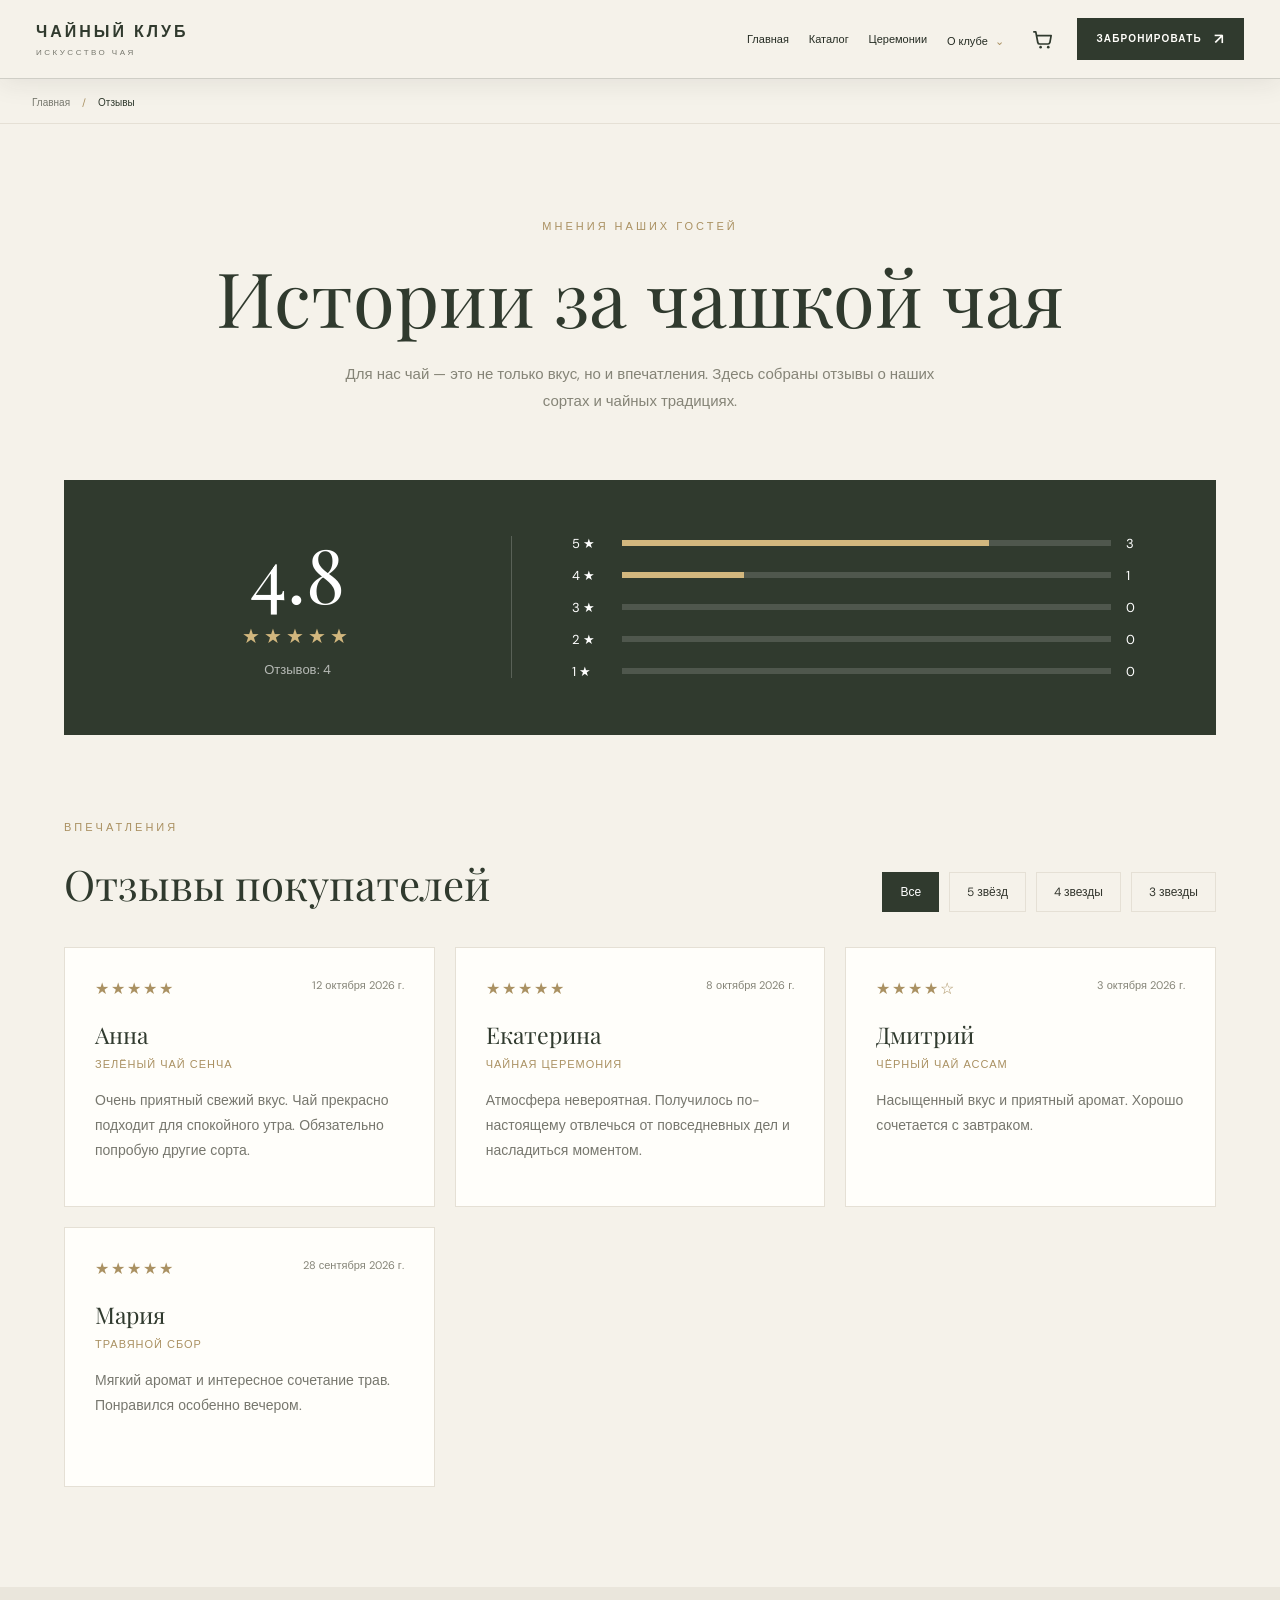
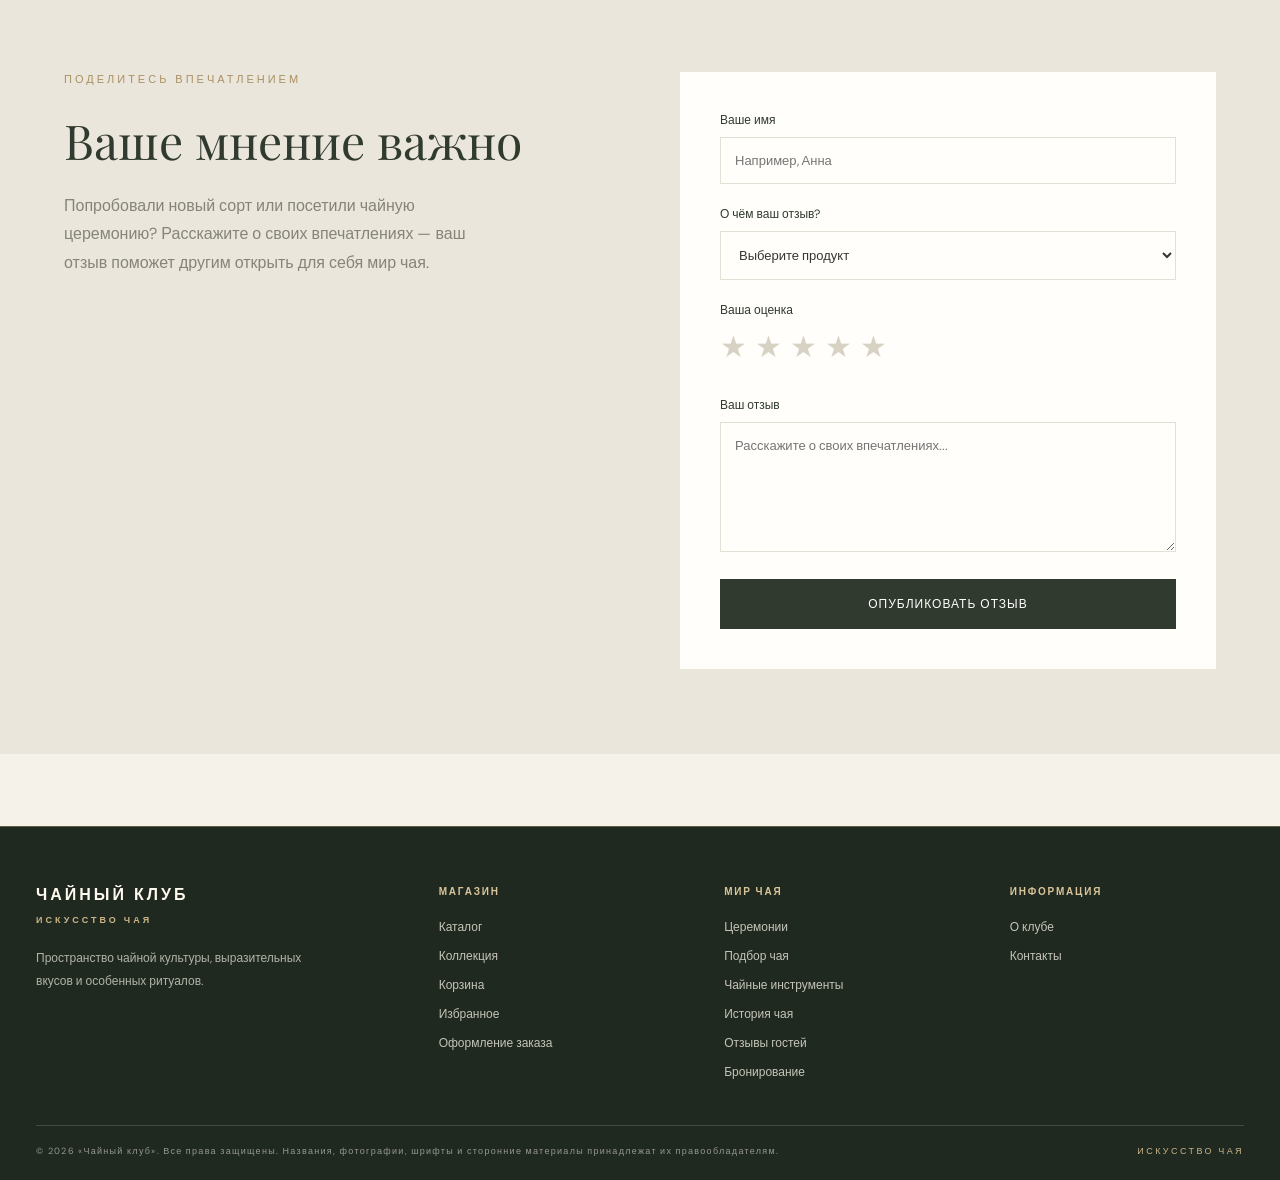
<file: reviews.html>
<!DOCTYPE html>

<html lang="ru">
<head>
<meta charset="utf-8"/>
<meta content="width=device-width, initial-scale=1.0" name="viewport"/>
<title>Отзывы — Чайный клуб</title>
<meta content="Отзывы и впечатления о сортах чая и чайных церемониях." name="description"/>
<link href="https://fonts.googleapis.com" rel="preconnect"/>
<link crossorigin="" href="https://fonts.gstatic.com" rel="preconnect"/>
<link href="https://fonts.googleapis.com/css2?family=DM+Sans:wght@400;500;600;700&amp;family=Playfair+Display:wght@400;500;600&amp;display=swap" rel="stylesheet"/>
<style>
    :root {
      --cream: #f5f2ea;
      --dark: #303a2e;
      --gold: #aa9162;
      --text: #34372f;
      --muted: #858477;
      --white: #fffefa;
      --line: #e5e0d5;
    }

    * {
      box-sizing: border-box;
      margin: 0;
      padding: 0;
    }

    body {
      background: var(--cream);
      color: var(--text);
      font-family: 'DM Sans', sans-serif;
    }

    a {
      color: inherit;
      text-decoration: none;
    }

    .container {
      width: min(1320px, 90%);
      margin: auto;
    }

    header {
      background: var(--cream);
      border-bottom: 1px solid var(--line);
    }

    .navbar {
      min-height: 90px;
      display: flex;
      align-items: center;
      justify-content: space-between;
      gap: 30px;
    }

    .logo {
      font-family: 'Playfair Display', serif;
      font-size: 27px;
      color: var(--dark);
      white-space: nowrap;
    }

    .nav-links {
      display: flex;
      align-items: center;
      gap: 25px;
      font-size: 13px;
      color: var(--dark);
    }

    .nav-links a {
      transition: color .2s;
    }

    .nav-links a:hover,
    .nav-links a.active {
      color: var(--gold);
    }

    .menu-button {
      display: none;
      border: 1px solid var(--dark);
      background: transparent;
      padding: 10px 15px;
      color: var(--dark);
      cursor: pointer;
      font-family: inherit;
    }

    .hero {
      padding: 95px 0 65px;
      text-align: center;
    }

    .eyebrow {
      color: var(--gold);
      font-size: 11px;
      letter-spacing: 3px;
      text-transform: uppercase;
      margin-bottom: 22px;
    }

    h1, h2, h3 {
      font-family: 'Playfair Display', serif;
      font-weight: 400;
      color: var(--dark);
    }

    h1 {
      font-size: clamp(42px, 6vw, 76px);
      line-height: 1.1;
      margin-bottom: 22px;
    }

    .hero p {
      max-width: 590px;
      margin: auto;
      color: var(--muted);
      line-height: 1.8;
      font-size: 15px;
    }

    .rating-overview {
      display: grid;
      grid-template-columns: 1fr 1.5fr;
      gap: 60px;
      align-items: center;
      background: var(--dark);
      color: white;
      padding: 55px;
      margin-bottom: 85px;
    }

    .rating-main {
      text-align: center;
      border-right: 1px solid rgba(255,255,255,.2);
      padding-right: 35px;
    }

    .rating-number {
      font-family: 'Playfair Display', serif;
      font-size: 75px;
      line-height: 1;
      margin-bottom: 12px;
    }

    .stars {
      color: #d2b77e;
      letter-spacing: 4px;
      font-size: 20px;
      margin-bottom: 12px;
    }

    .rating-main p,
    .rating-bars p {
      color: rgba(255,255,255,.65);
      font-size: 13px;
    }

    .rating-bars {
      display: grid;
      gap: 15px;
    }

    .rating-row {
      display: grid;
      grid-template-columns: 35px 1fr 35px;
      align-items: center;
      gap: 15px;
      font-size: 13px;
    }

    .bar {
      height: 6px;
      background: rgba(255,255,255,.15);
      overflow: hidden;
    }

    .bar-fill {
      height: 100%;
      background: #d2b77e;
    }

    .reviews-section {
      padding-bottom: 100px;
    }

    .section-heading {
      display: flex;
      justify-content: space-between;
      align-items: end;
      gap: 25px;
      margin-bottom: 35px;
    }

    .section-heading h2 {
      font-size: 42px;
    }

    .filters {
      display: flex;
      flex-wrap: wrap;
      gap: 10px;
    }

    .filter-button {
      border: 1px solid var(--line);
      background: transparent;
      padding: 11px 17px;
      cursor: pointer;
      font-family: inherit;
      font-size: 12px;
      color: var(--text);
      transition: .2s;
    }

    .filter-button:hover,
    .filter-button.active {
      background: var(--dark);
      color: white;
      border-color: var(--dark);
    }

    .reviews-grid {
      display: grid;
      grid-template-columns: repeat(3, 1fr);
      gap: 20px;
    }

    .review-card {
      background: var(--white);
      padding: 30px;
      border: 1px solid var(--line);
      display: flex;
      flex-direction: column;
      min-height: 260px;
    }

    .review-top {
      display: flex;
      justify-content: space-between;
      gap: 10px;
      margin-bottom: 20px;
    }

    .review-stars {
      color: var(--gold);
      letter-spacing: 2px;
    }

    .review-date {
      color: var(--muted);
      font-size: 11px;
    }

    .review-card h3 {
      font-size: 23px;
      margin-bottom: 7px;
    }

    .review-product {
      color: var(--gold);
      font-size: 11px;
      text-transform: uppercase;
      letter-spacing: 1px;
      margin-bottom: 17px;
    }

    .review-text {
      color: #77776e;
      font-size: 14px;
      line-height: 1.8;
      flex: 1;
    }

    .demo-note {
      color: var(--muted);
      font-size: 12px;
      margin-top: 20px;
    }

    .empty-message {
      grid-column: 1 / -1;
      padding: 50px;
      text-align: center;
      color: var(--muted);
      background: var(--white);
    }

    .form-section {
      background: #eae6dc;
      padding: 85px 0;
    }

    .form-layout {
      display: grid;
      grid-template-columns: 1fr 1fr;
      gap: 80px;
      align-items: start;
    }

    .form-info h2 {
      font-size: 48px;
      margin-bottom: 20px;
    }

    .form-info p {
      color: var(--muted);
      line-height: 1.8;
      max-width: 420px;
    }

    .review-form {
      background: var(--white);
      padding: 40px;
    }

    .form-group {
      margin-bottom: 22px;
    }

    .form-group label {
      display: block;
      font-size: 12px;
      margin-bottom: 9px;
      color: var(--dark);
    }

    .form-group input,
    .form-group select,
    .form-group textarea {
      width: 100%;
      padding: 14px;
      border: 1px solid var(--line);
      background: transparent;
      font-family: inherit;
      font-size: 13px;
      color: var(--text);
      outline: none;
    }

    .form-group input:focus,
    .form-group select:focus,
    .form-group textarea:focus {
      border-color: var(--gold);
    }

    .form-group textarea {
      min-height: 130px;
      resize: vertical;
    }

    .rating-select {
      display: flex;
      gap: 8px;
      flex-direction: row-reverse;
      justify-content: flex-end;
    }

    .rating-select input {
      display: none;
    }

    .rating-select label {
      font-size: 30px;
      color: #d8d2c5;
      cursor: pointer;
      transition: .2s;
    }

    .rating-select label:hover,
    .rating-select label:hover ~ label,
    .rating-select input:checked ~ label {
      color: var(--gold);
    }

    .submit-button {
      width: 100%;
      padding: 17px;
      border: none;
      background: var(--dark);
      color: white;
      font-family: inherit;
      font-size: 12px;
      letter-spacing: 1px;
      text-transform: uppercase;
      cursor: pointer;
      transition: .2s;
    }

    .submit-button:hover {
      background: #465342;
    }

    .success-message {
      display: none;
      padding: 15px;
      margin-top: 18px;
      background: #edf1e9;
      color: #40543a;
      font-size: 13px;
      line-height: 1.6;
    }

    footer {
      background: var(--dark);
      color: white;
      padding: 55px 0 30px;
    }

    .footer-content {
      display: flex;
      justify-content: space-between;
      gap: 40px;
      padding-bottom: 40px;
    }

    .footer-logo {
      font-family: 'Playfair Display', serif;
      font-size: 30px;
      margin-bottom: 12px;
    }

    .footer-description {
      color: rgba(255,255,255,.6);
      font-size: 13px;
      max-width: 300px;
      line-height: 1.7;
    }

    .footer-links {
      display: flex;
      flex-wrap: wrap;
      gap: 22px;
      font-size: 12px;
      color: rgba(255,255,255,.75);
      align-items: center;
    }

    .copyright {
      border-top: 1px solid rgba(255,255,255,.15);
      padding-top: 25px;
      color: rgba(255,255,255,.5);
      font-size: 11px;
    }

    @media (max-width: 1000px) {
      .nav-links {
        gap: 13px;
        font-size: 11px;
      }

      .reviews-grid {
        grid-template-columns: repeat(2, 1fr);
      }
    }

    @media (max-width: 760px) {
      .navbar {
        flex-wrap: wrap;
        padding: 20px 0;
      }

      .menu-button {
        display: block;
      }

      .nav-links {
        display: none;
        width: 100%;
        flex-direction: column;
        align-items: flex-start;
        gap: 18px;
        padding: 20px 0;
      }

      .nav-links.open {
        display: flex;
      }

      .hero {
        padding: 65px 0 45px;
      }

      .rating-overview,
      .form-layout {
        grid-template-columns: 1fr;
        gap: 35px;
      }

      .rating-overview {
        padding: 35px 25px;
      }

      .rating-main {
        border-right: none;
        border-bottom: 1px solid rgba(255,255,255,.2);
        padding: 0 0 30px;
      }

      .section-heading {
        align-items: flex-start;
        flex-direction: column;
      }

      .reviews-grid {
        grid-template-columns: 1fr;
      }

      .form-section {
        padding: 60px 0;
      }

      .review-form {
        padding: 25px;
      }

      .footer-content {
        flex-direction: column;
      }
    }
  </style>
<link href="css/site-components.css" rel="stylesheet"/>
</head>
<body>
<div data-site-header=""></div>
<header>
</header>
<main>
<section class="hero container">
<div class="eyebrow">Мнения наших гостей</div>
<h1>Истории за чашкой чая</h1>
<p>
      Для нас чай — это не только вкус, но и впечатления.
      Здесь собраны отзывы о наших сортах и чайных традициях.
    </p>
</section>
<section class="container">
<div class="rating-overview">
<div class="rating-main">
<div class="rating-number" id="averageRating">5.0</div>
<div class="stars">★★★★★</div>
<p id="reviewCount">Отзывов: 4</p>
</div>
<div class="rating-bars" id="ratingBars"></div>
</div>
</section>
<section class="reviews-section container">
<div class="section-heading">
<div>
<div class="eyebrow">Впечатления</div>
<h2>Отзывы покупателей</h2>
</div>
<div class="filters">
<button class="filter-button active" data-rating="all">Все</button>
<button class="filter-button" data-rating="5">5 звёзд</button>
<button class="filter-button" data-rating="4">4 звезды</button>
<button class="filter-button" data-rating="3">3 звезды</button>
</div>
</div>
<div class="reviews-grid" id="reviewsGrid"></div>
</section>
<section class="form-section">
<div class="container form-layout">
<div class="form-info">
<div class="eyebrow">Поделитесь впечатлением</div>
<h2>Ваше мнение важно</h2>
<p>
          Попробовали новый сорт или посетили чайную церемонию?
          Расскажите о своих впечатлениях — ваш отзыв поможет другим
          открыть для себя мир чая.
        </p>
</div>
<form class="review-form" id="reviewForm">
<div class="form-group">
<label for="reviewName">Ваше имя</label>
<input id="reviewName" maxlength="40" placeholder="Например, Анна" required="" type="text"/>
</div>
<div class="form-group">
<label for="reviewProduct">О чём ваш отзыв?</label>
<select id="reviewProduct" required="">
<option value="">Выберите продукт</option>
<option value="Зелёный чай Сенча">Зелёный чай Сенча</option>
<option value="Чёрный чай Ассам">Чёрный чай Ассам</option>
<option value="Травяной сбор">Травяной сбор</option>
<option value="Чайная церемония">Чайная церемония</option>
<option value="Чайный клуб">Чайный клуб</option>
</select>
</div>
<div class="form-group">
<label>Ваша оценка</label>
<div class="rating-select">
<input id="star5" name="rating" required="" type="radio" value="5"/>
<label for="star5">★</label>
<input id="star4" name="rating" type="radio" value="4"/>
<label for="star4">★</label>
<input id="star3" name="rating" type="radio" value="3"/>
<label for="star3">★</label>
<input id="star2" name="rating" type="radio" value="2"/>
<label for="star2">★</label>
<input id="star1" name="rating" type="radio" value="1"/>
<label for="star1">★</label>
</div>
</div>
<div class="form-group">
<label for="reviewText">Ваш отзыв</label>
<textarea id="reviewText" maxlength="600" minlength="10" placeholder="Расскажите о своих впечатлениях..." required=""></textarea>
</div>
<button class="submit-button" type="submit">Опубликовать отзыв</button>
<div class="success-message" id="successMessage">
          Спасибо! Ваш отзыв добавлен.
        </div>
</form>
</div>
</section>
</main>
<footer>
<div class="container">
<div class="footer-content">
<div>
<div class="footer-logo">Чайный клуб.</div>
<p class="footer-description">
          Искусство наслаждаться моментом.
          Откройте для себя культуру настоящего чая.
        </p>
</div>
<div class="footer-links">
<a href="catalog.html">Каталог</a>
<a href="ceremony.html">Церемонии</a>
<a href="tea-guide.html">Подбор чая</a>
<a href="reviews.html">Отзывы</a>
<a href="contacts.html">Контакты</a>
</div>
</div>
<div class="copyright">
      © 2026 Чайный клуб. Учебный проект.
    </div>
</div>
</footer>
<script>

  const defaultReviews = [
    {
      name: "Анна",
      rating: 5,
      product: "Зелёный чай Сенча",
      text: "Очень приятный свежий вкус. Чай прекрасно подходит для спокойного утра. Обязательно попробую другие сорта.",
      date: "2026-10-12"
    },
    {
      name: "Екатерина",
      rating: 5,
      product: "Чайная церемония",
      text: "Атмосфера невероятная. Получилось по-настоящему отвлечься от повседневных дел и насладиться моментом.",
      date: "2026-10-08"
    },
    {
      name: "Дмитрий",
      rating: 4,
      product: "Чёрный чай Ассам",
      text: "Насыщенный вкус и приятный аромат. Хорошо сочетается с завтраком.",
      date: "2026-10-03"
    },
    {
      name: "Мария",
      rating: 5,
      product: "Травяной сбор",
      text: "Мягкий аромат и интересное сочетание трав. Понравился особенно вечером.",
      date: "2026-09-28"
    }
  ];

  let userReviews = JSON.parse(localStorage.getItem("teaReviews") || "[]");
  let currentFilter = "all";

  function getAllReviews() {
    return [...userReviews, ...defaultReviews];
  }

  function escapeHTML(value) {
    return String(value).replace(/[&<>"']/g, function(char) {
      return {
        "&": "&amp;",
        "<": "&lt;",
        ">": "&gt;",
        '"': "&quot;",
        "'": "&#039;"
      }[char];
    });
  }

  function formatDate(date) {
    return new Date(date).toLocaleDateString("ru-RU", {
      day: "numeric",
      month: "long",
      year: "numeric"
    });
  }

  function renderReviews() {
    const grid = document.getElementById("reviewsGrid");

    const reviews = getAllReviews()
      .filter(review => currentFilter === "all" || review.rating === Number(currentFilter))
      .sort((a, b) => new Date(b.date) - new Date(a.date));

    if (reviews.length === 0) {
      grid.innerHTML = '<div class="empty-message">Пока нет отзывов с такой оценкой.</div>';
      return;
    }

    grid.innerHTML = reviews.map(review => `
      <article class="review-card">
        <div class="review-top">
          <div class="review-stars">${"★".repeat(review.rating)}${"☆".repeat(5 - review.rating)}</div>
          <div class="review-date">${formatDate(review.date)}</div>
        </div>

        <h3>${escapeHTML(review.name)}</h3>
        <div class="review-product">${escapeHTML(review.product)}</div>
        <p class="review-text">${escapeHTML(review.text)}</p>
      </article>
    `).join("");
  }

  function renderRating() {
    const reviews = getAllReviews();
    const total = reviews.length;

    const average = reviews.reduce((sum, review) => sum + review.rating, 0) / total;

    document.getElementById("averageRating").textContent = average.toFixed(1);
    document.getElementById("reviewCount").textContent =
      "Отзывов: " + total;

    const bars = document.getElementById("ratingBars");

    bars.innerHTML = [5, 4, 3, 2, 1].map(rating => {
      const count = reviews.filter(review => review.rating === rating).length;
      const percentage = total ? count / total * 100 : 0;

      return `
        <div class="rating-row">
          <span>${rating} ★</span>
          <div class="bar">
            <div class="bar-fill" style="width: ${percentage}%"></div>
          </div>
          <span>${count}</span>
        </div>
      `;
    }).join("");
  }

  document.querySelectorAll(".filter-button").forEach(button => {
    button.addEventListener("click", function() {
      document.querySelectorAll(".filter-button").forEach(item => {
        item.classList.remove("active");
      });

      this.classList.add("active");
      currentFilter = this.dataset.rating;

      renderReviews();
    });
  });

  document.getElementById("reviewForm").addEventListener("submit", function(event) {
    event.preventDefault();

    const selectedRating = document.querySelector('input[name="rating"]:checked');

    if (!selectedRating) {
      alert("Пожалуйста, выберите оценку.");
      return;
    }

    const newReview = {
      name: document.getElementById("reviewName").value.trim(),
      product: document.getElementById("reviewProduct").value,
      rating: Number(selectedRating.value),
      text: document.getElementById("reviewText").value.trim(),
      date: new Date().toISOString()
    };

    userReviews.unshift(newReview);

    localStorage.setItem("teaReviews", JSON.stringify(userReviews));

    this.reset();

    currentFilter = "all";

    document.querySelectorAll(".filter-button").forEach(button => {
      button.classList.toggle("active", button.dataset.rating === "all");
    });

    renderReviews();
    renderRating();

    const successMessage = document.getElementById("successMessage");
    successMessage.style.display = "block";

    setTimeout(() => {
      successMessage.style.display = "none";
    }, 4000);
  });

  renderReviews();
  renderRating();
</script>

<script src="js/components.js"></script>
</body>
</html>
</file>
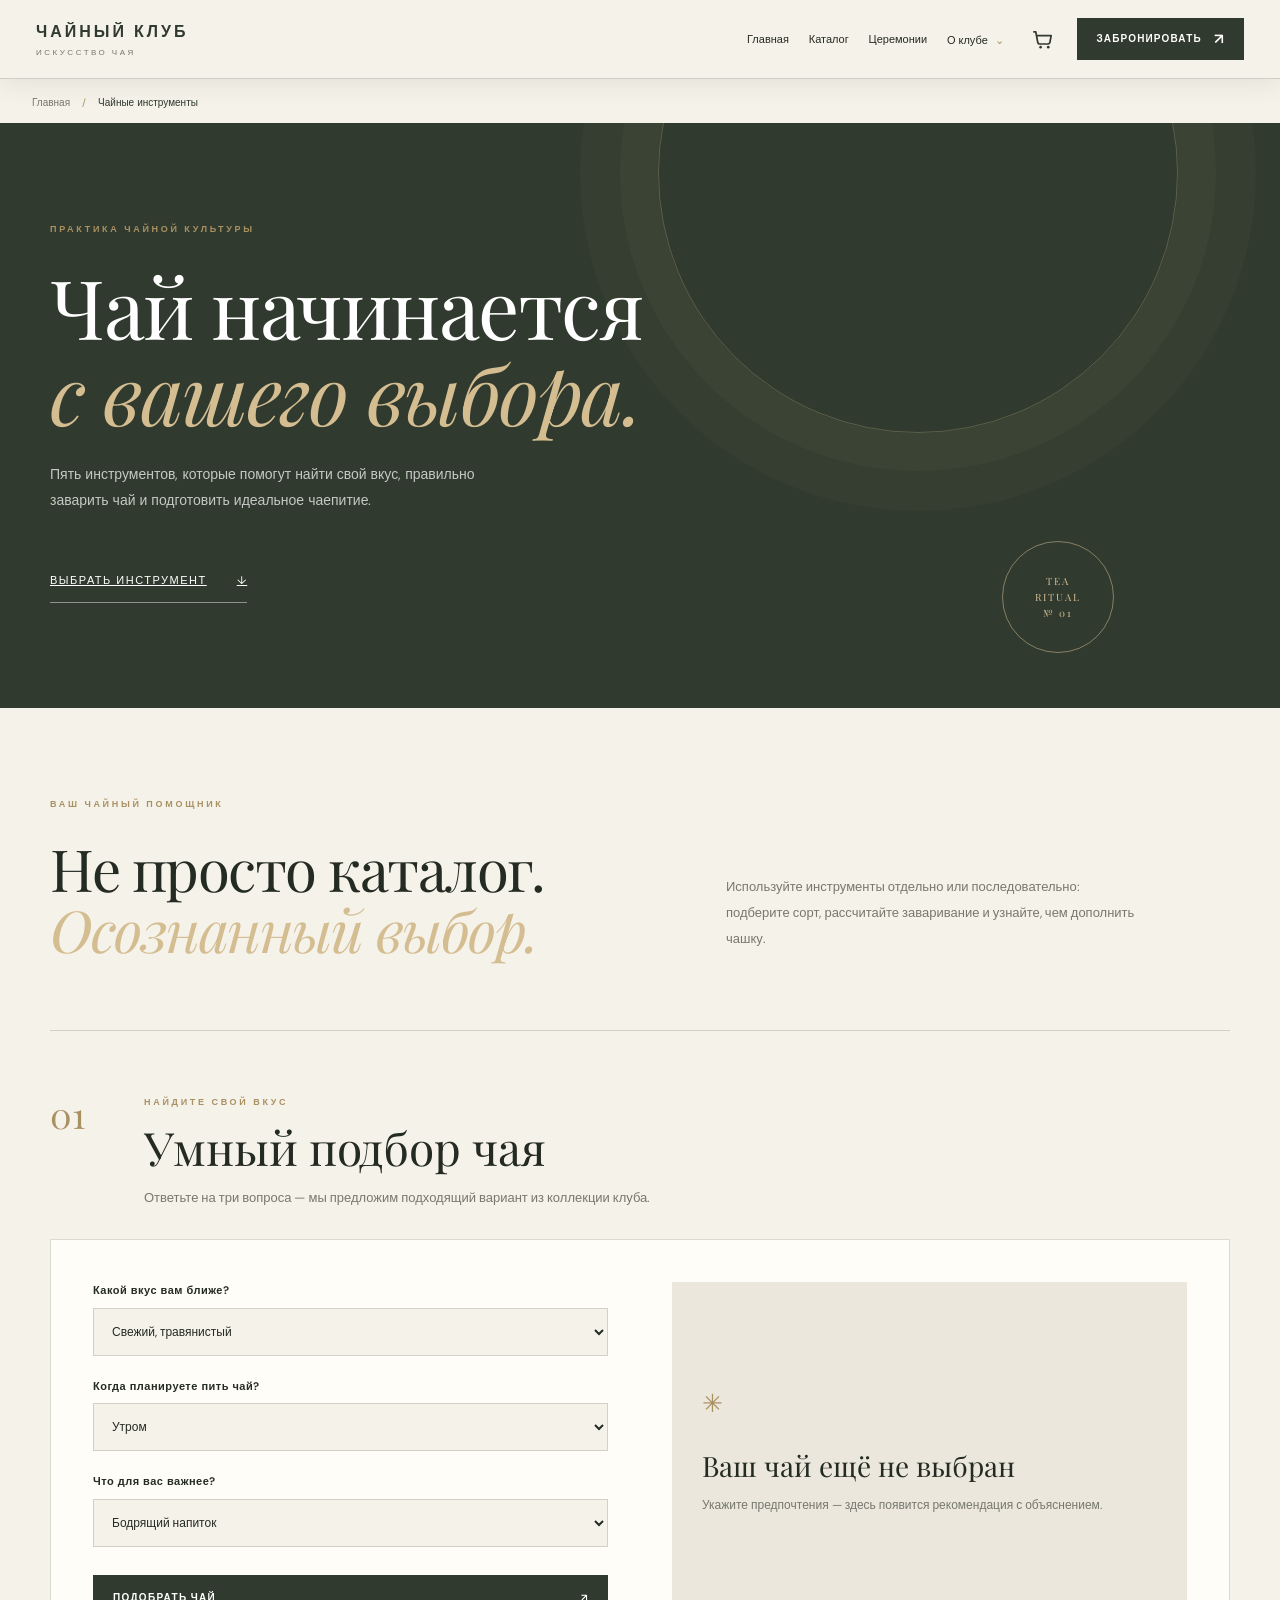
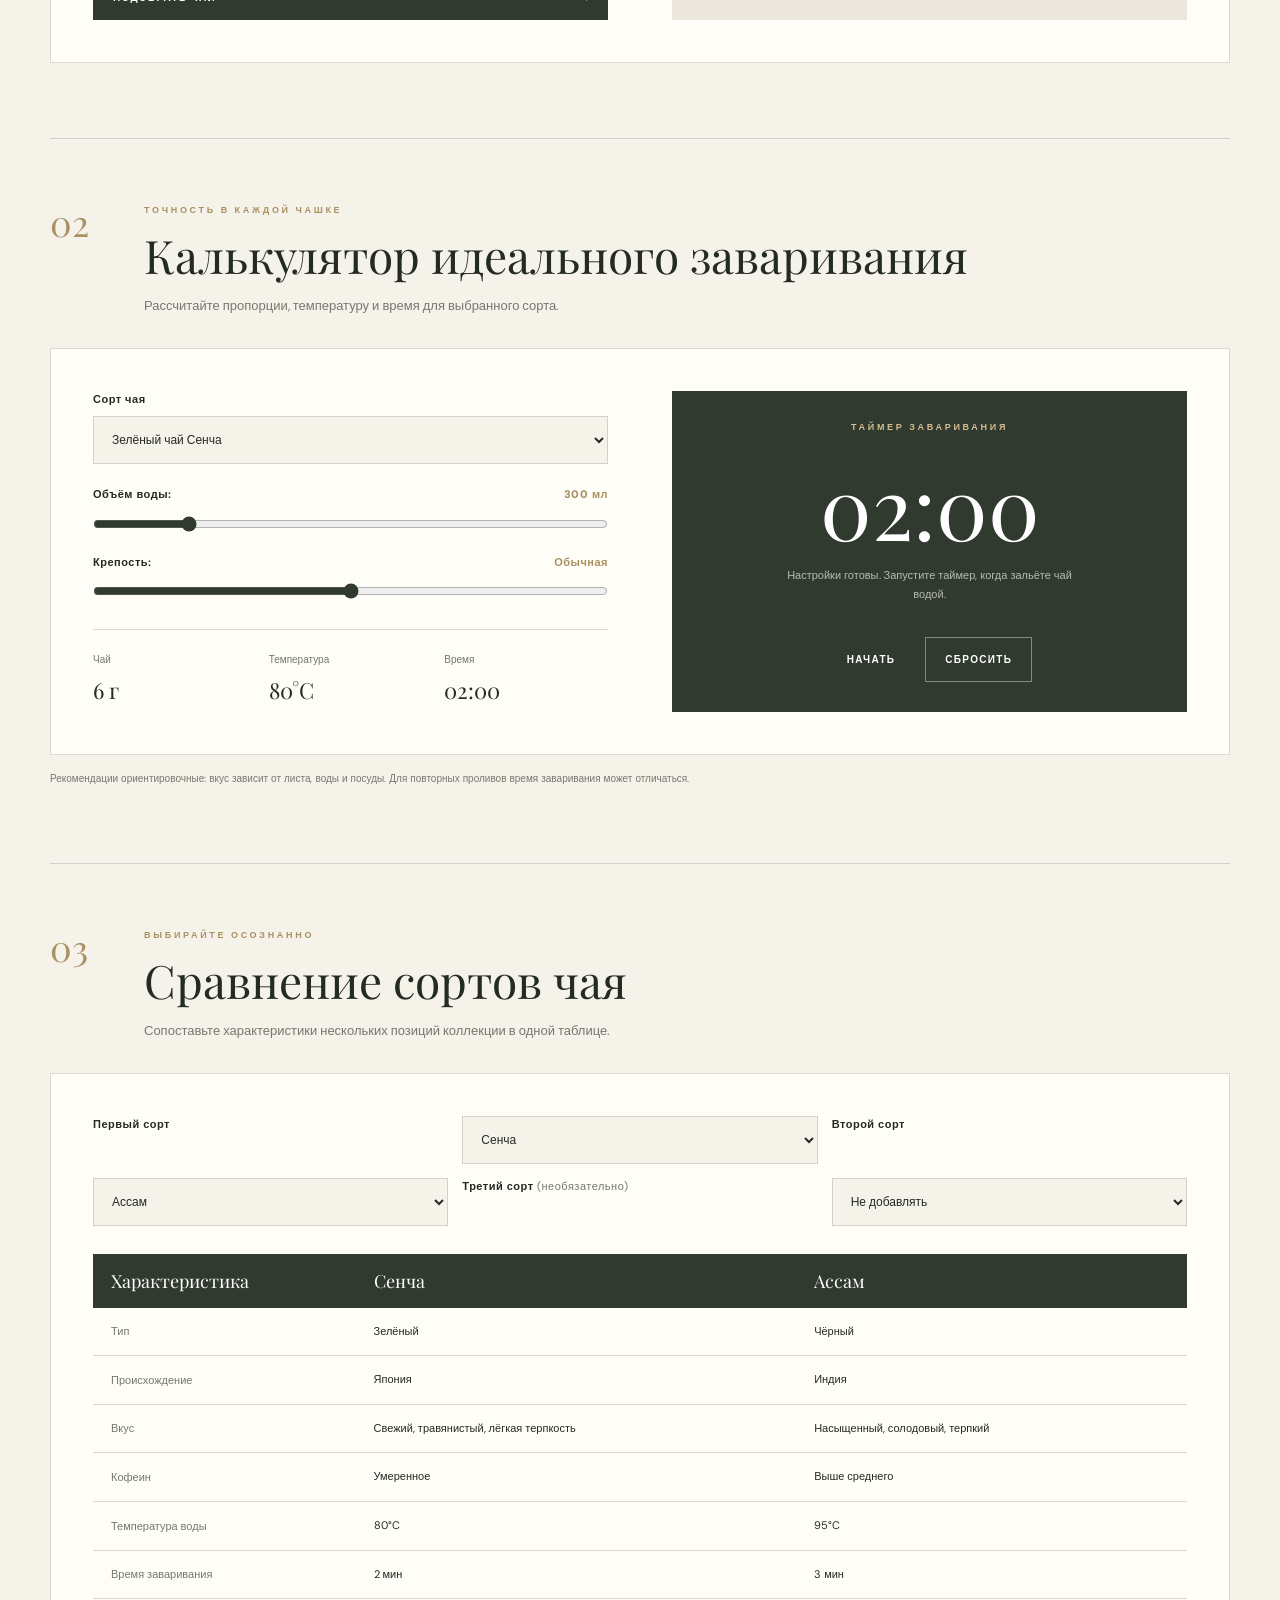
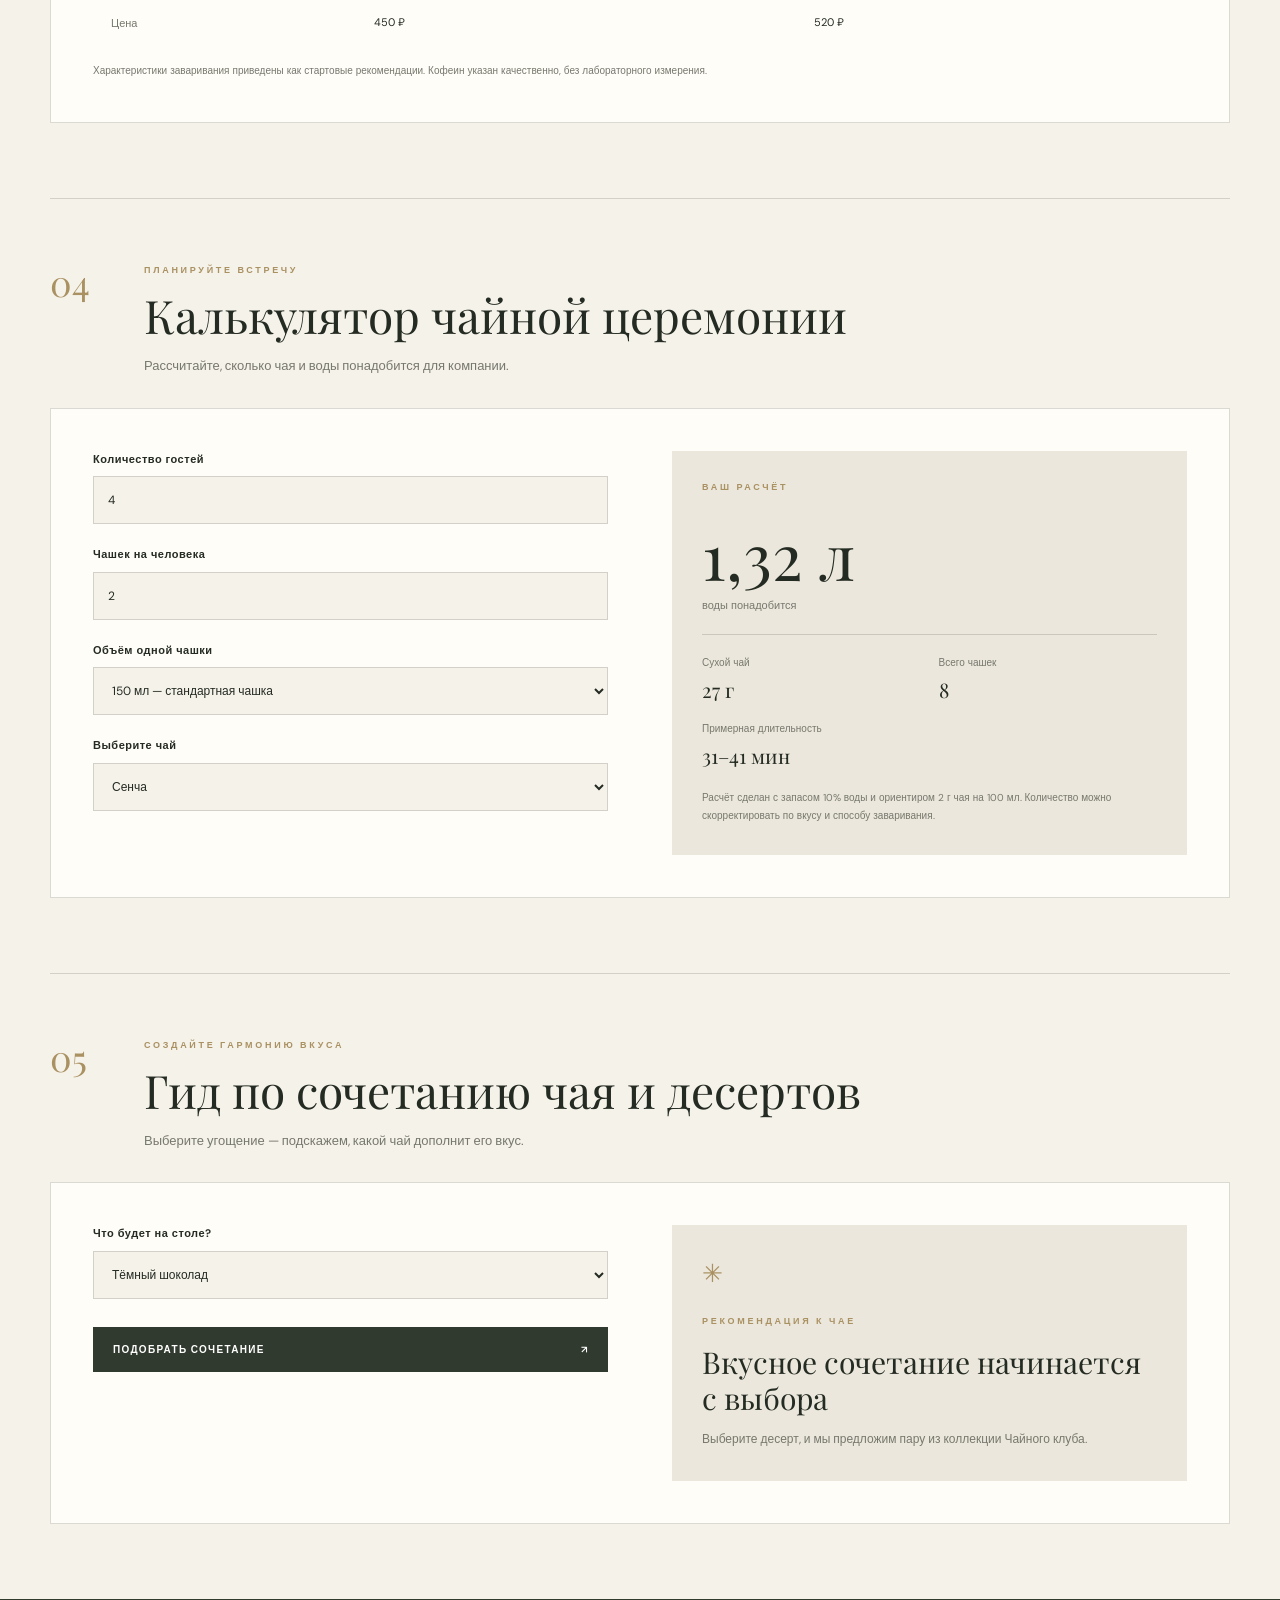
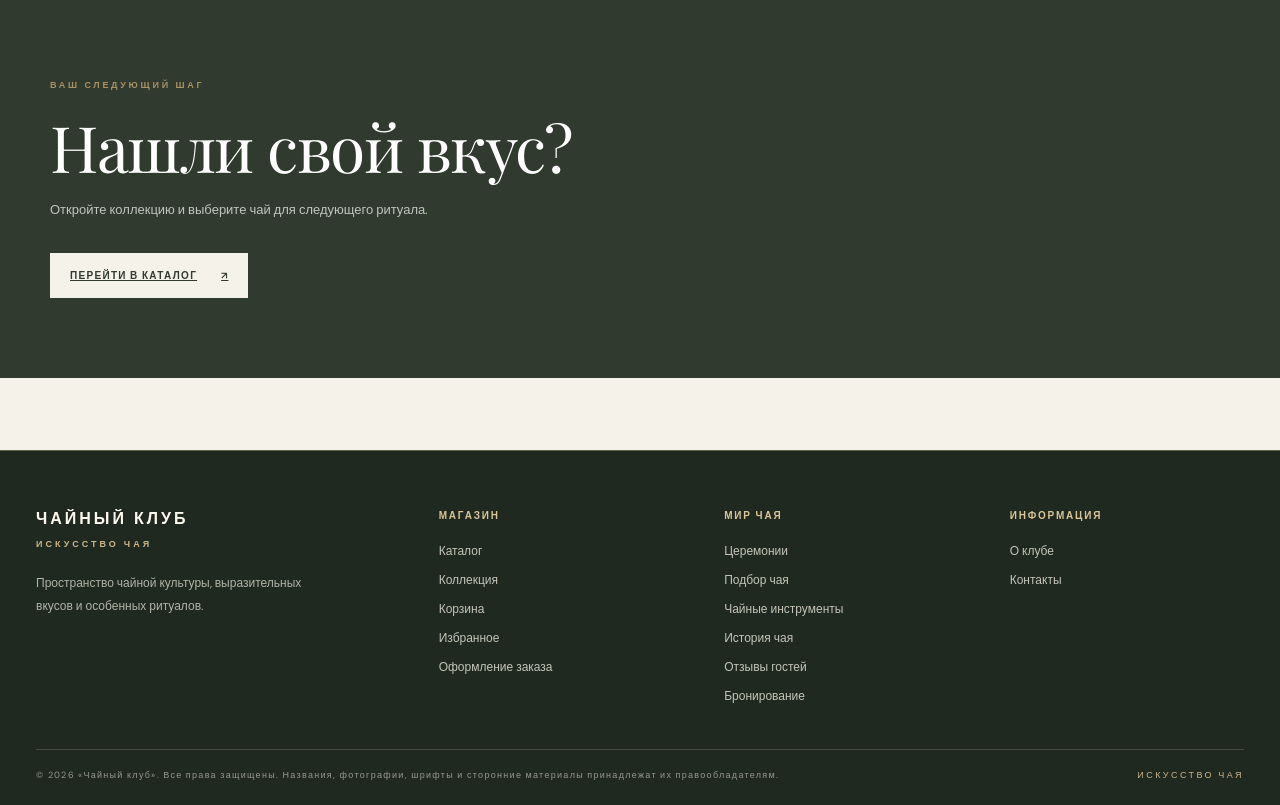
<file: tea-tools.html>
<!doctype html>
<html lang="ru">
<head>
  <meta charset="utf-8">
  <meta name="viewport" content="width=device-width, initial-scale=1">
  <title>Чайные инструменты — Чайный клуб</title>
  <meta name="description" content="Практические инструменты Чайного клуба: подбор сорта, расчёт заваривания, сравнение чаёв, планирование церемонии и сочетания с десертами.">
  <link rel="preconnect" href="https://fonts.googleapis.com">
  <link rel="preconnect" href="https://fonts.gstatic.com" crossorigin>
  <link href="https://fonts.googleapis.com/css2?family=DM+Sans:wght@400;500;600;700&family=Playfair+Display:wght@400;500;600&display=swap" rel="stylesheet">
  <link href="https://cdn.jsdelivr.net/npm/bootstrap@5.3.3/dist/css/bootstrap.min.css" rel="stylesheet">
  <link href="css/site-components.css" rel="stylesheet">
  <link href="css/tea-tools.css" rel="stylesheet">
</head>
<body>
  <div data-site-header></div>
  <main>
    <section class="tools-hero">
      <div class="tools-wrap tools-hero__inner">
        <span class="tools-kicker">ПРАКТИКА ЧАЙНОЙ КУЛЬТУРЫ</span>
        <h1>Чай начинается<br><em>с вашего выбора.</em></h1>
        <p>Пять инструментов, которые помогут найти свой вкус, правильно заварить чай и подготовить идеальное чаепитие.</p>
        <a class="tools-hero__link" href="#tea-finder">Выбрать инструмент <span>↓</span></a>
      </div>
      <div class="tools-hero__seal" aria-hidden="true">TEA<br>RITUAL<br>№ 01</div>
    </section>

    <section class="tools-intro tools-wrap">
      <div><span class="tools-kicker">ВАШ ЧАЙНЫЙ ПОМОЩНИК</span><h2>Не просто каталог.<br><em>Осознанный выбор.</em></h2></div>
      <p>Используйте инструменты отдельно или последовательно: подберите сорт, рассчитайте заваривание и узнайте, чем дополнить чашку.</p>
    </section>

    <section class="tool-section tools-wrap" id="tea-finder">
      <div class="tool-heading"><span class="tool-number">01</span><div><span class="tools-kicker">НАЙДИТЕ СВОЙ ВКУС</span><h2>Умный подбор чая</h2><p>Ответьте на три вопроса — мы предложим подходящий вариант из коллекции клуба.</p></div></div>
      <div class="tool-panel finder-grid">
        <form id="finderForm" class="tool-form">
          <label class="field-label" for="finderTaste">Какой вкус вам ближе?</label>
          <select class="tool-select" id="finderTaste"><option value="fresh">Свежий, травянистый</option><option value="rich">Насыщенный, терпкий</option><option value="soft">Мягкий, травяной</option></select>
          <label class="field-label" for="finderMoment">Когда планируете пить чай?</label>
          <select class="tool-select" id="finderMoment"><option value="morning">Утром</option><option value="day">Днём</option><option value="evening">Вечером</option></select>
          <label class="field-label" for="finderGoal">Что для вас важнее?</label>
          <select class="tool-select" id="finderGoal"><option value="energy">Бодрящий напиток</option><option value="balance">Сбалансированный вкус</option><option value="caffeine-free">Без кофеина</option></select>
          <button class="tool-button" type="submit">Подобрать чай <span>↗</span></button>
        </form>
        <div class="tool-result tool-result--empty" id="finderResult" aria-live="polite"><span class="result-mark">✳</span><h3>Ваш чай ещё не выбран</h3><p>Укажите предпочтения — здесь появится рекомендация с объяснением.</p></div>
      </div>
    </section>

    <section class="tool-section tools-wrap" id="brewing-calculator">
      <div class="tool-heading"><span class="tool-number">02</span><div><span class="tools-kicker">ТОЧНОСТЬ В КАЖДОЙ ЧАШКЕ</span><h2>Калькулятор идеального заваривания</h2><p>Рассчитайте пропорции, температуру и время для выбранного сорта.</p></div></div>
      <div class="tool-panel brew-grid">
        <div class="tool-form">
          <label class="field-label" for="brewTea">Сорт чая</label><select class="tool-select" id="brewTea"><option value="sencha">Зелёный чай Сенча</option><option value="assam">Чёрный чай Ассам</option><option value="herbal">Травяной сбор</option></select>
          <label class="field-label" for="brewVolume">Объём воды: <strong id="brewVolumeValue">300 мл</strong></label><input class="tool-range" id="brewVolume" type="range" min="150" max="1000" step="50" value="300">
          <label class="field-label" for="brewStrength">Крепость: <strong id="brewStrengthValue">Обычная</strong></label><input class="tool-range" id="brewStrength" type="range" min="1" max="3" value="2">
          <div class="brew-stats"><div><span>Чай</span><strong id="brewGrams">6 г</strong></div><div><span>Температура</span><strong id="brewTemp">80°C</strong></div><div><span>Время</span><strong id="brewTime">2:00</strong></div></div>
        </div>
        <div class="timer-card"><span class="tools-kicker">ТАЙМЕР ЗАВАРИВАНИЯ</span><div class="timer-display" id="brewTimer" role="timer" aria-live="off">02:00</div><p id="timerStatus" aria-live="polite">Настройки готовы. Запустите таймер, когда зальёте чай водой.</p><div class="timer-actions"><button class="tool-button" id="timerStart" type="button">Начать</button><button class="tool-button tool-button--light" id="timerReset" type="button">Сбросить</button></div></div>
      </div>
      <p class="tool-note">Рекомендации ориентировочные: вкус зависит от листа, воды и посуды. Для повторных проливов время заваривания может отличаться.</p>
    </section>

    <section class="tool-section tools-wrap" id="tea-compare">
      <div class="tool-heading"><span class="tool-number">03</span><div><span class="tools-kicker">ВЫБИРАЙТЕ ОСОЗНАННО</span><h2>Сравнение сортов чая</h2><p>Сопоставьте характеристики нескольких позиций коллекции в одной таблице.</p></div></div>
      <div class="tool-panel compare-panel">
        <div class="compare-controls"><label class="field-label" for="compareOne">Первый сорт</label><select class="tool-select" id="compareOne"><option value="sencha">Сенча</option><option value="assam">Ассам</option><option value="herbal">Травяной сбор</option></select><label class="field-label" for="compareTwo">Второй сорт</label><select class="tool-select" id="compareTwo"><option value="assam">Ассам</option><option value="sencha">Сенча</option><option value="herbal">Травяной сбор</option></select><label class="field-label" for="compareThree">Третий сорт <span>(необязательно)</span></label><select class="tool-select" id="compareThree"><option value="none">Не добавлять</option><option value="herbal">Травяной сбор</option><option value="sencha">Сенча</option><option value="assam">Ассам</option></select></div>
        <div class="compare-table-wrap"><table class="compare-table"><thead id="compareHead"></thead><tbody id="compareBody"></tbody></table></div>
        <p class="tool-note">Характеристики заваривания приведены как стартовые рекомендации. Кофеин указан качественно, без лабораторного измерения.</p>
      </div>
    </section>

    <section class="tool-section tools-wrap" id="ceremony-calculator">
      <div class="tool-heading"><span class="tool-number">04</span><div><span class="tools-kicker">ПЛАНИРУЙТЕ ВСТРЕЧУ</span><h2>Калькулятор чайной церемонии</h2><p>Рассчитайте, сколько чая и воды понадобится для компании.</p></div></div>
      <div class="tool-panel ceremony-grid">
        <div class="tool-form">
          <label class="field-label" for="guestCount">Количество гостей</label><input class="tool-input" id="guestCount" type="number" min="1" max="30" value="4">
          <label class="field-label" for="cupsPerGuest">Чашек на человека</label><input class="tool-input" id="cupsPerGuest" type="number" min="1" max="8" value="2">
          <label class="field-label" for="cupSize">Объём одной чашки</label><select class="tool-select" id="cupSize"><option value="100">100 мл — небольшая пиала</option><option value="150" selected>150 мл — стандартная чашка</option><option value="200">200 мл — большая чашка</option></select>
          <label class="field-label" for="ceremonyTea">Выберите чай</label><select class="tool-select" id="ceremonyTea"><option value="sencha">Сенча</option><option value="assam">Ассам</option><option value="herbal">Травяной сбор</option></select>
        </div>
        <div class="ceremony-result" aria-live="polite"><span class="tools-kicker">ВАШ РАСЧЁТ</span><div class="ceremony-main"><strong id="ceremonyWater">1,2 л</strong><span>воды понадобится</span></div><div class="ceremony-breakdown"><div><span>Сухой чай</span><strong id="ceremonyGrams">24 г</strong></div><div><span>Всего чашек</span><strong id="ceremonyCups">8</strong></div><div><span>Примерная длительность</span><strong id="ceremonyDuration">35–45 мин</strong></div></div><p>Расчёт сделан с запасом 10% воды и ориентиром 2 г чая на 100 мл. Количество можно скорректировать по вкусу и способу заваривания.</p></div>
      </div>
    </section>

    <section class="tool-section tools-wrap" id="tea-pairing">
      <div class="tool-heading"><span class="tool-number">05</span><div><span class="tools-kicker">СОЗДАЙТЕ ГАРМОНИЮ ВКУСА</span><h2>Гид по сочетанию чая и десертов</h2><p>Выберите угощение — подскажем, какой чай дополнит его вкус.</p></div></div>
      <div class="tool-panel pairing-grid"><div class="tool-form"><label class="field-label" for="pairingChoice">Что будет на столе?</label><select class="tool-select" id="pairingChoice"><option value="chocolate">Тёмный шоколад</option><option value="pastry">Сдобная выпечка</option><option value="fruit">Фрукты и ягоды</option><option value="cream">Нежный сливочный десерт</option><option value="cheese">Выдержанный сыр</option></select><button class="tool-button" id="pairingButton" type="button">Подобрать сочетание <span>↗</span></button></div><div class="pairing-result" id="pairingResult" aria-live="polite"><span class="result-mark">✳</span><span class="tools-kicker">РЕКОМЕНДАЦИЯ К ЧАЕ</span><h3>Вкусное сочетание начинается с выбора</h3><p>Выберите десерт, и мы предложим пару из коллекции Чайного клуба.</p></div></div>
    </section>

    <section class="tools-closing"><div class="tools-wrap"><span class="tools-kicker">ВАШ СЛЕДУЮЩИЙ ШАГ</span><h2>Нашли свой вкус?</h2><p>Откройте коллекцию и выберите чай для следующего ритуала.</p><a class="tools-button-light" href="catalog.html">Перейти в каталог <span>↗</span></a></div></section>
  </main>
  <script src="js/tea-tools.js"></script>
  <script src="js/components.js"></script>
</body>
</html>
</file>
<file: css/site-components.css>
/* Общие компоненты сайта. Именование собственных классов — БЭМ. */
:root {
  --site-color-ink: #242b22;
  --site-color-dark: #303a2e;
  --site-color-cream: #f5f2ea;
  --site-color-paper: #ebe7dc;
  --site-color-muted: #77786e;
  --site-color-gold: #aa9162;
  --site-color-line: rgba(36, 43, 34, .18);
  --site-space-1: 8px;
  --site-space-2: 16px;
  --site-space-3: 24px;
  --site-radius: 2px;
}

.site-header {
  position: relative;
  z-index: 100;
  background: var(--site-color-cream);
  border-bottom: 1px solid var(--site-color-line);
}

.site-header__inner {
  width: min(1400px, calc(100% - 64px));
  min-height: 82px;
  margin: 0 auto;
  display: flex;
  align-items: center;
  justify-content: space-between;
  gap: var(--site-space-3);
}

.site-header__brand {
  flex: 0 0 auto;
  color: var(--site-color-dark);
  font: 700 16px/1.25 "DM Sans", Arial, sans-serif;
  letter-spacing: 3px;
  text-decoration: none;
}

.site-header__tagline {
  display: block;
  margin-top: 5px;
  color: var(--site-color-muted);
  font-size: 8px;
  font-weight: 500;
  letter-spacing: 2.5px;
}

.site-header__nav {
  display: flex;
  align-items: center;
  justify-content: flex-end;
  flex-wrap: wrap;
  gap: 8px 17px;
}

.site-header__link {
  color: var(--site-color-ink);
  font: 500 11px/1.5 "DM Sans", Arial, sans-serif;
  text-decoration: none;
  transition: color .2s ease;
}

.site-header__link:hover,
.site-header__link--active {
  color: var(--site-color-gold);
}

.site-header__link:focus-visible,
.site-header__menu-button:focus-visible {
  outline: 2px solid var(--site-color-gold);
  outline-offset: 4px;
}

.site-header__menu-button {
  display: none;
  padding: 10px 14px;
  border: 1px solid var(--site-color-dark);
  border-radius: var(--site-radius);
  background: transparent;
  color: var(--site-color-dark);
  font: 600 10px "DM Sans", Arial, sans-serif;
  letter-spacing: 1px;
  cursor: pointer;
}

.site-header__menu-button:disabled {
  opacity: .5;
  cursor: not-allowed;
}

.site-breadcrumb {
  width: min(1400px, calc(100% - 64px));
  margin: 0 auto;
  padding: 13px 0;
  color: var(--site-color-muted);
  font: 10px/1.5 "DM Sans", Arial, sans-serif;
}
.site-breadcrumb__link { color: var(--site-color-muted); text-decoration: none; }
.site-breadcrumb__link:hover { color: var(--site-color-gold); }
.site-breadcrumb__separator { margin: 0 9px; color: var(--site-color-gold); }
.site-breadcrumb__current { color: var(--site-color-dark); }

.site-credits {
  padding: 18px 24px;
  background: var(--site-color-dark);
  color: rgba(255,255,255,.68);
  text-align: center;
}

.site-credits__text {
  max-width: 1050px;
  margin: 0 auto;
  font: 10px/1.8 "DM Sans", Arial, sans-serif;
}

/* БЭМ-компоненты формы бронирования. */
.booking-page { background: var(--site-color-cream); color: var(--site-color-ink); }
.booking-page__hero { padding: 72px 24px 48px; text-align: center; }
.booking-page__eyebrow { color: var(--site-color-gold); font-size: 10px; letter-spacing: 3px; text-transform: uppercase; }
.booking-page__title { margin: 18px 0; color: var(--site-color-dark); font: 400 clamp(40px, 6vw, 68px)/1.1 "Playfair Display", Georgia, serif; }
.booking-page__intro { max-width: 620px; margin: 0 auto; color: var(--site-color-muted); font-size: 14px; line-height: 1.8; }
.booking-page__layout { width: min(1120px, calc(100% - 48px)); margin: 0 auto 90px; display: grid; grid-template-columns: .85fr 1.15fr; gap: 56px; align-items: start; }
.booking-page__info { padding: 34px 0; }
.booking-page__info-title { margin: 18px 0; color: var(--site-color-dark); font: 400 38px/1.2 "Playfair Display", Georgia, serif; }
.booking-page__info-text { color: var(--site-color-muted); font-size: 13px; line-height: 1.9; }
.booking-page__notice { margin-top: 28px; padding: 18px; border-left: 2px solid var(--site-color-gold); background: var(--site-color-paper); color: var(--site-color-muted); font-size: 11px; line-height: 1.8; }
.booking-form { padding: 38px; background: #fffefa; border: 1px solid var(--site-color-line); }
.booking-form__title { margin: 0 0 26px; color: var(--site-color-dark); font: 400 30px "Playfair Display", Georgia, serif; }
.booking-form__grid { display: grid; grid-template-columns: 1fr 1fr; gap: 18px; }
.booking-form__field { margin-bottom: 18px; }
.booking-form__field--wide { grid-column: 1 / -1; }
.booking-form__label { display: block; margin-bottom: 8px; color: var(--site-color-dark); font-size: 11px; font-weight: 600; }
.booking-form__control { width: 100%; min-height: 48px; padding: 12px 13px; border: 1px solid var(--site-color-line); border-radius: var(--site-radius); background: white; color: var(--site-color-ink); font: 13px "DM Sans", Arial, sans-serif; }
.booking-form__control:focus { border-color: var(--site-color-gold); outline: 0; box-shadow: 0 0 0 3px rgba(170,145,98,.15); }
.booking-form__control:focus-visible { outline: 2px solid var(--site-color-gold); outline-offset: 2px; }
.booking-form__control:disabled { background: #eee; color: #888; cursor: not-allowed; }
.booking-form__control[aria-invalid="true"] { border-color: #a33b32; }
.booking-form__consent { display: flex; align-items: flex-start; gap: 10px; margin: 4px 0 20px; color: var(--site-color-muted); font-size: 11px; line-height: 1.6; }
.booking-form__submit { width: 100%; min-height: 52px; border: 0; background: var(--site-color-dark); color: white; font: 600 10px "DM Sans", Arial, sans-serif; letter-spacing: 1.5px; text-transform: uppercase; cursor: pointer; transition: background .2s ease; }
.booking-form__submit:hover { background: var(--site-color-gold); }
.booking-form__submit:focus-visible { outline: 3px solid var(--site-color-gold); outline-offset: 3px; }
.booking-form__submit:disabled { opacity: .55; cursor: not-allowed; }
.booking-form__hint { margin: 14px 0 0; color: var(--site-color-muted); font-size: 10px; line-height: 1.7; }
.booking-dialog { width: min(440px, calc(100% - 32px)); padding: 38px; border: 1px solid var(--site-color-line); background: var(--site-color-cream); color: var(--site-color-ink); text-align: center; }
.booking-dialog::backdrop { background: rgba(20, 27, 21, .72); }
.booking-dialog__title { color: var(--site-color-dark); font: 400 30px "Playfair Display", Georgia, serif; }
.booking-dialog__text { color: var(--site-color-muted); font-size: 13px; line-height: 1.8; }
.booking-dialog__close { margin-top: 16px; padding: 13px 24px; border: 0; background: var(--site-color-dark); color: white; cursor: pointer; }

@media (max-width: 1100px) {
  .site-header__inner { width: min(100% - 40px, 1400px); flex-wrap: wrap; padding: 16px 0; }
  .site-header__nav { gap: 8px 12px; }
}
@media (max-width: 760px) {
  .site-header__inner { min-height: 72px; }
  .site-header__menu-button { display: block; }
  .site-header__nav { display: none; flex: 1 0 100%; flex-direction: column; align-items: flex-start; padding: 12px 0 8px; }
  .site-header__nav--open { display: flex; }
  .site-header__link { font-size: 13px; padding: 3px 0; }
  .booking-page__layout { grid-template-columns: 1fr; gap: 22px; }
  .booking-page__hero { padding-top: 52px; }
  .booking-form { padding: 25px 20px; }
}
@media (max-width: 480px) {
  .site-header__inner { width: calc(100% - 32px); }
  .site-breadcrumb { width: calc(100% - 32px); }
  .booking-form__grid { grid-template-columns: 1fr; gap: 0; }
  .booking-form__field--wide { grid-column: auto; }
}

/* Компактная навигация и заметная запись на церемонию. */
.site-header { position: sticky; top: 0; box-shadow: 0 5px 24px rgba(36,43,34,.045); }
.site-header__inner { width: min(1440px, calc(100% - 72px)); min-height: 78px; gap: 28px; }
.site-header__nav { flex-wrap: nowrap; gap: clamp(10px, 1.55vw, 23px); }
.site-header__link,
.site-header__dropdown-toggle { white-space: nowrap; font-size: 11px; }
.site-header__dropdown { position: relative; }
.site-header__dropdown-toggle { display: inline-flex; align-items: center; gap: 7px; color: var(--site-color-ink); font: 500 11px/1.5 "DM Sans", Arial, sans-serif; cursor: pointer; list-style: none; }
.site-header__dropdown-toggle::-webkit-details-marker { display: none; }
.site-header__dropdown-toggle span { color: var(--site-color-gold); transition: transform .2s ease; }
.site-header__dropdown[open] .site-header__dropdown-toggle span { transform: rotate(180deg); }
.site-header__dropdown-panel { position: absolute; top: calc(100% + 18px); left: -18px; z-index: 20; min-width: 190px; padding: 10px; background: #fffefa; border: 1px solid var(--site-color-line); box-shadow: 0 16px 35px rgba(28,35,27,.12); }
.site-header__dropdown-panel a { display: block; padding: 11px 12px; color: var(--site-color-ink); font: 11px/1.4 "DM Sans", Arial, sans-serif; text-decoration: none; transition: background .2s ease, color .2s ease; }
.site-header__dropdown-panel a:hover,
.site-header__dropdown-panel a[aria-current="page"] { background: var(--site-color-cream); color: #8b7047; }
.site-header__utility-links { display: flex; align-items: center; gap: 12px; padding-left: 4px; }
.site-header__utility-link { color: var(--site-color-dark); font: 20px/1 "DM Sans", Arial, sans-serif; text-decoration: none; transition: color .2s ease, transform .2s ease; }
.site-header__utility-link:hover { color: var(--site-color-gold); transform: translateY(-2px); }
.site-header__booking { display: inline-flex; align-items: center; justify-content: center; gap: 12px; min-height: 42px; padding: 0 18px; border: 1px solid var(--site-color-dark); background: var(--site-color-dark); color: #fffefa; font: 600 10px/1 "DM Sans", Arial, sans-serif; letter-spacing: 1.15px; text-decoration: none; text-transform: uppercase; white-space: nowrap; transition: background .22s ease, color .22s ease, transform .22s ease, box-shadow .22s ease; }
.site-header__booking span { font-size: 15px; transition: transform .22s ease; }
.site-header__booking:hover { background: var(--site-color-gold); border-color: var(--site-color-gold); color: white; transform: translateY(-2px); box-shadow: 0 7px 18px rgba(80,65,39,.18); }
.site-header__booking:hover span { transform: translate(2px,-2px); }
.site-header__booking:focus-visible,
.site-header__dropdown-toggle:focus-visible,
.site-header__utility-link:focus-visible { outline: 2px solid var(--site-color-gold); outline-offset: 4px; }
.site-header__menu-lines { display: grid; gap: 4px; }
.site-header__menu-lines i { display: block; width: 17px; height: 1px; background: currentColor; }
.site-header__menu-button { align-items: center; gap: 9px; }

/* Первый экран с авторской SVG-сценой наливающегося чая. */
.tea-hero { position: relative; isolation: isolate; overflow: hidden; min-height: 640px; display: grid; align-items: center; background: #263126; color: #fffdf7; }
.tea-hero__backdrop { position: absolute; inset: 0; z-index: -2; width: 100%; height: 100%; object-fit: cover; object-position: center 54%; opacity: .42; }
.tea-hero::after { content: ""; position: absolute; inset: 0; z-index: -1; background: linear-gradient(90deg, rgba(24,32,24,.96) 0%, rgba(28,37,27,.88) 46%, rgba(28,37,27,.45) 100%); }
.tea-hero__inner { width: min(1320px, calc(100% - 80px)); margin: 0 auto; padding: 82px 0 76px; display: grid; grid-template-columns: 1.02fr .98fr; align-items: center; gap: 38px; }
.tea-hero__copy { position: relative; z-index: 2; max-width: 620px; }
.tea-hero__eyebrow { color: #d9c59a; font: 600 10px/1.5 "DM Sans", Arial, sans-serif; letter-spacing: 3px; text-transform: uppercase; }
.tea-hero__title { margin: 23px 0 22px; color: #fffdf7; font: 400 clamp(46px, 6vw, 82px)/1.04 "Playfair Display", Georgia, serif; letter-spacing: -1.8px; }
.tea-hero__title em { color: #d7c49b; font-weight: 400; }
.tea-hero__description { max-width: 440px; color: rgba(255,253,247,.76); font: 14px/1.9 "DM Sans", Arial, sans-serif; }
.tea-hero__actions { display: flex; flex-wrap: wrap; align-items: center; gap: 13px; margin-top: 32px; }
.tea-hero__primary { display: inline-flex; align-items: center; justify-content: center; min-height: 49px; padding: 0 22px; background: #e9e1d0; color: #263126; font: 600 10px "DM Sans", Arial, sans-serif; letter-spacing: 1px; text-decoration: none; text-transform: uppercase; transition: .2s ease; }
.tea-hero__primary:hover { background: white; color: #263126; transform: translateY(-2px); }
.tea-hero__secondary { color: rgba(255,253,247,.85); font: 500 11px "DM Sans", Arial, sans-serif; text-decoration: underline; text-decoration-color: rgba(255,253,247,.4); text-underline-offset: 5px; }
.tea-pour-scene { position: relative; width: min(100%, 510px); justify-self: end; aspect-ratio: 1 / .91; display: grid; place-items: center; }
.tea-pour-scene__halo { position: absolute; width: 78%; aspect-ratio: 1; border: 1px solid rgba(224,207,166,.24); border-radius: 50%; box-shadow: 0 0 0 24px rgba(224,207,166,.025), 0 0 0 58px rgba(224,207,166,.02); }
.tea-pour-scene__svg { position: relative; z-index: 1; width: 100%; height: 100%; overflow: visible; filter: drop-shadow(0 22px 25px rgba(0,0,0,.18)); }
.tea-pour-scene__stream { fill: none; stroke: #d8a45c; stroke-width: 7; stroke-linecap: round; stroke-dasharray: 170; stroke-dashoffset: 170; opacity: 0; }
.tea-pour-scene__liquid { transform: scaleY(.05); transform-origin: 50% 100%; transition: transform 1.9s cubic-bezier(.2,.7,.2,1); }
.tea-pour-scene__steam { fill: none; stroke: rgba(255,246,222,.72); stroke-width: 3; stroke-linecap: round; opacity: 0; }
.tea-pour-scene__caption { position: absolute; right: 0; bottom: 4%; color: rgba(255,253,247,.62); font: 9px "DM Sans", Arial, sans-serif; letter-spacing: 2px; text-transform: uppercase; }
.tea-pour-scene--pouring .tea-pour-scene__stream { opacity: 1; animation: tea-stream 1.7s ease-in forwards; }
.tea-pour-scene--pouring .tea-pour-scene__liquid,
.tea-pour-scene--ready .tea-pour-scene__liquid { transform: scaleY(1); }
.tea-pour-scene--pouring .tea-pour-scene__steam,
.tea-pour-scene--ready .tea-pour-scene__steam { opacity: .85; animation: tea-steam 2.8s ease-in-out infinite; }
.tea-pour-scene--ready .tea-pour-scene__stream { opacity: 0; }
@keyframes tea-stream { 0% { stroke-dashoffset: 170; opacity: 0; } 12% { opacity: 1; } 78% { stroke-dashoffset: 0; opacity: 1; } 100% { stroke-dashoffset: 0; opacity: 0; } }
@keyframes tea-steam { 0%,100% { transform: translateY(4px); opacity: .25; } 50% { transform: translateY(-8px); opacity: .85; } }
.tea-hero__pour-button { position: absolute; z-index: 3; left: 50%; bottom: 8%; transform: translateX(-50%); min-height: 43px; padding: 0 18px; border: 1px solid rgba(239,225,194,.55); background: rgba(31,43,32,.72); color: #f7efdf; font: 600 9px "DM Sans", Arial, sans-serif; letter-spacing: 1.2px; text-transform: uppercase; cursor: pointer; backdrop-filter: blur(8px); transition: background .2s ease, border-color .2s ease; }
.tea-hero__pour-button:hover { background: #aa9162; border-color: #aa9162; }
.tea-hero__pour-button:disabled { opacity: .7; cursor: wait; }
.tea-hero__pour-status { min-height: 17px; margin: 10px 0 0; color: rgba(255,253,247,.66); font: 10px/1.5 "DM Sans", Arial, sans-serif; text-align: center; }

/* Мини-ритуал: интерактивный таймер заваривания. */
.tea-timer-section { padding: 88px 24px; background: #e9e5da; }
.tea-timer { width: min(1050px, 100%); margin: 0 auto; display: grid; grid-template-columns: .95fr 1.05fr; overflow: hidden; background: #f8f6ef; border: 1px solid rgba(36,43,34,.12); box-shadow: 0 18px 50px rgba(36,43,34,.07); }
.tea-timer__intro { padding: clamp(28px, 5vw, 56px); background: #303a2e; color: #f7f3e9; }
.tea-timer__eyebrow { color: #c9b58b; font: 600 9px "DM Sans", Arial, sans-serif; letter-spacing: 2.5px; text-transform: uppercase; }
.tea-timer__title { margin: 18px 0; color: #fffaf0; font: 400 clamp(30px, 4vw, 43px)/1.15 "Playfair Display", Georgia, serif; }
.tea-timer__description { max-width: 350px; color: rgba(255,250,240,.7); font: 12px/1.9 "DM Sans", Arial, sans-serif; }
.tea-timer__controls { padding: clamp(28px, 5vw, 56px); display: flex; flex-direction: column; justify-content: center; }
.tea-timer__label { display: block; margin-bottom: 9px; color: #55594f; font: 600 10px "DM Sans", Arial, sans-serif; letter-spacing: .6px; }
.tea-timer__select { width: 100%; min-height: 46px; padding: 0 13px; border: 1px solid rgba(36,43,34,.2); background: transparent; color: #303a2e; font: 12px "DM Sans", Arial, sans-serif; }
.tea-timer__meta { display: flex; align-items: center; justify-content: space-between; gap: 15px; margin: 20px 0 10px; color: #77786e; font: 10px "DM Sans", Arial, sans-serif; }
.tea-timer__temperature { color: #8b7047; font-weight: 700; }
.tea-timer__display { margin: 2px 0 17px; color: #303a2e; font: 400 clamp(54px, 8vw, 76px)/1 "Playfair Display", Georgia, serif; font-variant-numeric: tabular-nums; letter-spacing: 2px; }
.tea-timer__buttons { display: flex; flex-wrap: wrap; gap: 10px; }
.tea-timer__start,
.tea-timer__reset { min-height: 45px; padding: 0 17px; border: 1px solid #303a2e; font: 600 9px "DM Sans", Arial, sans-serif; letter-spacing: .8px; text-transform: uppercase; cursor: pointer; transition: .2s ease; }
.tea-timer__start { background: #303a2e; color: #fffaf0; }
.tea-timer__start:hover { background: #aa9162; border-color: #aa9162; }
.tea-timer__reset { background: transparent; color: #303a2e; }
.tea-timer__reset:hover { background: #ebe7dc; }
.tea-timer__start:disabled { opacity: .55; cursor: default; }
.tea-timer__message { min-height: 32px; margin: 15px 0 0; color: #77786e; font: 10px/1.7 "DM Sans", Arial, sans-serif; }

@media (max-width: 1100px) {
  .site-header__inner { width: calc(100% - 40px); gap: 18px; }
  .site-header__nav { gap: 12px; }
  .site-header__link, .site-header__dropdown-toggle { font-size: 10px; }
  .site-header__booking { padding: 0 13px; }
}
@media (max-width: 760px) {
  .site-header__inner { min-height: 72px; flex-wrap: wrap; padding: 13px 0; }
  .site-header__menu-button { display: inline-flex; }
  .site-header__nav { display: none; flex: 1 0 100%; flex-direction: column; align-items: stretch; gap: 0; padding: 12px 0 6px; }
  .site-header__nav--open { display: flex; }
  .site-header__link { display: block; padding: 11px 0; font-size: 12px; border-top: 1px solid rgba(36,43,34,.08); }
  .site-header__dropdown { border-top: 1px solid rgba(36,43,34,.08); }
  .site-header__dropdown-toggle { display: flex; justify-content: space-between; padding: 12px 0; font-size: 12px; }
  .site-header__dropdown-panel { position: static; padding: 0 0 8px 12px; border: 0; box-shadow: none; background: transparent; }
  .site-header__dropdown-panel a { padding: 9px 10px; font-size: 11px; }
  .site-header__utility-links { padding: 12px 0; border-top: 1px solid rgba(36,43,34,.08); }
  .site-header__booking { align-self: flex-start; margin-top: 5px; min-height: 45px; padding: 0 20px; }
  .tea-hero { min-height: auto; }
  .tea-hero__inner { width: calc(100% - 40px); grid-template-columns: 1fr; gap: 12px; padding: 68px 0 58px; }
  .tea-hero__title { max-width: 600px; }
  .tea-pour-scene { width: min(100%, 420px); justify-self: center; margin-top: -8px; }
  .tea-hero__pour-button { bottom: 5%; }
  .tea-timer-section { padding: 60px 20px; }
  .tea-timer { grid-template-columns: 1fr; }
}
@media (max-width: 480px) {
  .site-header__inner { width: calc(100% - 32px); }
  .site-header__brand { font-size: 14px; letter-spacing: 2px; }
  .tea-hero__inner { width: calc(100% - 36px); padding: 54px 0 44px; }
  .tea-hero__title { font-size: clamp(42px, 12vw, 56px); }
  .tea-pour-scene { width: 112%; margin-left: -6%; }
  .tea-hero__pour-button { bottom: 4%; }
  .tea-timer__buttons > button { flex: 1 1 auto; }
}
@media (prefers-reduced-motion: reduce) {
  .tea-pour-scene--pouring .tea-pour-scene__stream,
  .tea-pour-scene--pouring .tea-pour-scene__steam,
  .tea-pour-scene--ready .tea-pour-scene__steam { animation: none; }
  *, *::before, *::after { scroll-behavior: auto !important; transition-duration: .01ms !important; }
}


/* Финальные общие улучшения навигации и возврата наверх. */
.site-header {
  position: sticky !important;
  top: 0;
  z-index: 1000;
  background: var(--site-color-cream);
  box-shadow: 0 5px 24px rgba(36,43,34,.08);
}
html { scroll-behavior: smooth; scroll-padding-top: 92px; }
.contact-map-frame {
  width: 100%;
  height: 420px;
  overflow: hidden;
  border: 1px solid var(--site-color-line);
  background: var(--site-color-paper);
  box-shadow: 0 8px 28px rgba(36,43,34,.07);
}
.contact-map-frame iframe { display:block; width:100%; height:100%; border:0; }
.site-back-to-top {
  position: fixed;
  right: 26px;
  bottom: 26px;
  z-index: 1100;
  display: inline-flex;
  width: 48px;
  height: 48px;
  align-items: center;
  justify-content: center;
  border: 1px solid var(--site-color-gold);
  border-radius: 50%;
  background: var(--site-color-dark);
  color: #fffefa;
  box-shadow: 0 7px 22px rgba(36,43,34,.2);
  font: 24px/1 Georgia, serif;
  text-decoration: none;
  opacity: 0;
  visibility: hidden;
  transform: translateY(10px);
  transition: opacity .22s ease, transform .22s ease, visibility .22s ease, background .22s ease;
  cursor: pointer;
}
.site-back-to-top.is-visible { opacity:1; visibility:visible; transform:translateY(0); }
.site-back-to-top:hover { background:var(--site-color-gold); color:white; }
.site-back-to-top:focus-visible { outline:3px solid var(--site-color-gold); outline-offset:4px; }
@media (max-width:760px) {
  .site-header { position: sticky !important; }
  .contact-map-frame { height: 340px; }
  .site-back-to-top { right:16px; bottom:16px; width:44px; height:44px; }
}
@media (prefers-reduced-motion: reduce) { html { scroll-behavior:auto; } }

/* Закреплённая шапка на всех размерах экрана. */
.site-header { position: sticky !important; top: 0; z-index: 1050; }

.contact-map-static { display: block; overflow: hidden; }
.contact-map-static img { display: block; width: 100%; height: 100%; object-fit: cover; }

/* Единый фирменный футер для всех страниц */
.site-footer {
  margin-top: 72px;
  padding: 58px 0 22px;
  background: #20291f;
  color: #f8f4e9;
  border-top: 1px solid rgba(214,190,145,.35);
}
.site-footer__inner {
  width: min(1320px, calc(100% - 72px));
  margin: 0 auto;
  display: grid;
  grid-template-columns: minmax(220px, 1.5fr) repeat(3, minmax(130px, 1fr));
  gap: clamp(24px, 4vw, 62px);
  align-items: start;
}
.site-footer__brand-block { display:flex; flex-direction:column; align-items:flex-start; }
.site-footer__brand { color:#fffaf0; text-decoration:none; font:600 19px/1.2 "DM Sans",Arial,sans-serif; letter-spacing:3px; }
.site-footer__tagline { margin-top:9px; color:#cbb58a; font:600 9px/1.5 "DM Sans",Arial,sans-serif; letter-spacing:3px; }
.site-footer__brand-block p { max-width:280px; margin:20px 0 0; color:rgba(248,244,233,.68); font:12px/1.9 "DM Sans",Arial,sans-serif; }
.site-footer__column { display:flex; flex-direction:column; align-items:flex-start; gap:11px; }
.site-footer__column h2 { margin:0 0 8px; color:#d9c59a; font:600 10px/1.4 "DM Sans",Arial,sans-serif; letter-spacing:1.8px; text-transform:uppercase; }
.site-footer__column a { color:rgba(248,244,233,.76); text-decoration:none; font:12px/1.5 "DM Sans",Arial,sans-serif; transition:color .2s ease,transform .2s ease; }
.site-footer__column a:hover { color:#fff; transform:translateX(3px); }
.site-footer__bottom { width:min(1320px,calc(100% - 72px)); margin:44px auto 0; padding-top:18px; border-top:1px solid rgba(248,244,233,.16); display:flex; justify-content:space-between; gap:20px; color:rgba(248,244,233,.55); font:9px/1.6 "DM Sans",Arial,sans-serif; letter-spacing:1.3px; }
.site-footer__bottom span:last-child { color:#cbb58a; letter-spacing:2.4px; }

/* Чайная анимация — заметный, но деликатный призыв к действию */
.tea-pour-scene { cursor:pointer; }
.tea-pour-scene__svg { cursor:pointer; transition:transform .55s cubic-bezier(.2,.8,.2,1),filter .4s ease; animation: tea-scene-float 5s ease-in-out infinite; }
.tea-pour-scene:hover .tea-pour-scene__svg,
.tea-pour-scene:focus-within .tea-pour-scene__svg { transform:translateY(-7px) scale(1.025); filter:drop-shadow(0 26px 30px rgba(0,0,0,.26)); }
.tea-pour-scene__halo { animation:tea-halo-breathe 4s ease-in-out infinite; }
.tea-hero__pour-button { min-width:220px; border-radius:999px; transform:translateX(-50%) scale(.94); transform-origin:center; box-shadow:0 8px 24px rgba(0,0,0,.18); animation:tea-button-invite 2.8s ease-in-out infinite; transition:transform .28s cubic-bezier(.2,.8,.2,1), background .2s ease, border-color .2s ease, box-shadow .28s ease; }
.tea-hero__pour-button::after { content:"  ↗"; color:#e6c995; }
.tea-hero__pour-button:hover { transform:translateX(-50%) translateY(-2px) scale(1.08); box-shadow:0 14px 30px rgba(0,0,0,.28),0 0 0 4px rgba(214,180,119,.12); }
.tea-hero__pour-button:active { transform:translateX(-50%) scale(.98); }
.tea-hero__pour-button:focus-visible { outline:2px solid #e7c98e; outline-offset:4px; }
.tea-pour-scene__svg:focus-visible { outline:2px solid #e7c98e; outline-offset:6px; border-radius:24px; }
@keyframes tea-scene-float { 0%,100%{transform:translateY(0) rotate(0)} 50%{transform:translateY(-5px) rotate(-.5deg)} }
@keyframes tea-halo-breathe { 0%,100%{opacity:.55;transform:scale(.98)} 50%{opacity:1;transform:scale(1.025)} }
@keyframes tea-button-invite { 0%,100%{box-shadow:0 8px 24px rgba(0,0,0,.18)} 50%{box-shadow:0 8px 28px rgba(214,180,119,.25),0 0 0 5px rgba(214,180,119,.08)} }

/* Пиала с блюдцем и паром вместо обычной стрелки */
.site-back-to-top { width:76px; height:76px; border-radius:50%; flex-direction:column; gap:0; padding:8px 5px 6px; font-size:0; }
.site-back-to-top__cup { width:43px; height:36px; margin-top:5px; }
.site-back-to-top__steam { position:absolute; top:6px; left:0; right:0; display:flex; justify-content:center; gap:7px; height:18px; pointer-events:none; }
.site-back-to-top__steam i { display:block; width:5px; height:13px; border-left:1.5px solid #e9d6ae; border-radius:50%; transform:rotate(12deg); animation:cup-steam 1.8s ease-in-out infinite; }
.site-back-to-top__steam i:nth-child(2) { height:10px; margin-top:4px; animation-delay:.6s; }
.site-back-to-top__label { margin-top:-1px; color:currentColor; font:600 7px/1 "DM Sans",Arial,sans-serif; letter-spacing:1.5px; }
@keyframes cup-steam { 0%,100%{opacity:.25;transform:translateY(3px) rotate(12deg)} 50%{opacity:1;transform:translateY(-3px) rotate(-10deg)} }
@media (max-width:900px) { .site-footer__inner { grid-template-columns:repeat(2,minmax(0,1fr)); } .site-footer__brand-block { grid-column:1/-1; } }
@media (max-width:600px) { .site-footer { padding-top:42px; } .site-footer__inner,.site-footer__bottom { width:calc(100% - 36px); } .site-footer__inner { gap:30px 20px; } .site-footer__bottom { margin-top:32px; flex-direction:column; gap:7px; } .site-back-to-top { width:66px;height:66px;right:14px;bottom:14px; } .site-back-to-top__cup { width:37px;height:31px; } }
@media (prefers-reduced-motion:reduce) { .tea-pour-scene__svg,.tea-pour-scene__halo,.tea-hero__pour-button,.site-back-to-top__steam i { animation:none !important; } }

/* Финальная деликатная настройка интерактивной чашки и брендинга. */
.site-header__brand,
.site-footer__brand {
  font-family: "DM Sans", Arial, sans-serif !important;
  font-size: 16px !important;
  font-weight: 700 !important;
  line-height: 1.25 !important;
  letter-spacing: 3px !important;
  text-transform: uppercase;
}
.site-footer__brand { color: #fffaf0; }
.tea-pour-scene__cup { cursor: pointer; outline: none; transform-origin: 306px 345px; transition: filter .3s ease, transform .35s ease; }
.tea-pour-scene__cup:hover,
.tea-pour-scene__cup:focus-visible { filter: drop-shadow(0 0 7px rgba(239,205,139,.9)) drop-shadow(0 0 15px rgba(239,205,139,.45)); transform: translateY(-3px); }
.tea-pour-scene__cup:focus-visible path { stroke: #f4d59b; }
.tea-pour-scene--pouring .tea-pour-scene__cup,
.tea-pour-scene--ready .tea-pour-scene__cup { filter: drop-shadow(0 0 9px rgba(239,205,139,.55)); }
.site-back-to-top__label { font-size: 8px !important; font-weight: 400 !important; letter-spacing: .7px !important; text-transform: lowercase; opacity: .82; }


/* Clear but elegant invitation to interact with the tea cup */
.tea-pour-scene__tap-cue { pointer-events:none; }
.tea-pour-scene__tap-ring { fill:rgba(239,205,139,.08); stroke:rgba(244,215,165,.88); stroke-width:1.5; transform-origin:0 0; animation:tea-tap-pulse 2.2s ease-out infinite; }
.tea-pour-scene__tap-core { fill:rgba(239,205,139,.2); stroke:rgba(255,241,211,.8); stroke-width:1; }
.tea-pour-scene__tap-hand { fill:#fff4dc; stroke:#765a36; stroke-width:1.4; stroke-linejoin:round; filter:drop-shadow(0 2px 3px rgba(0,0,0,.35)); transform-box:fill-box; transform-origin:50% 80%; animation:tea-tap-press 1.8s ease-in-out infinite; }
@keyframes tea-tap-pulse { 0%{transform:scale(.78);opacity:.95} 75%,100%{transform:scale(1.42);opacity:0} }
@keyframes tea-tap-press { 0%,58%,100%{translate:0 0} 68%,82%{translate:0 4px} }
.tea-pour-scene:hover .tea-pour-scene__tap-ring { stroke:#ffe2a9; }
@media (prefers-reduced-motion:reduce) { .tea-pour-scene__tap-ring,.tea-pour-scene__tap-hand { animation:none !important; } }

/* Final navigation and tea interaction refinements */
.site-header__utility-link { display:inline-flex; align-items:center; justify-content:center; width:30px; height:34px; }
.site-header__cart-icon { display:block; width:23px; height:23px; }
.tea-hero__pour-button { bottom: 4%; }
.tea-pour-scene__tap-cue, .tea-pour-scene__tap-ring, .tea-pour-scene__tap-core, .tea-pour-scene__tap-hand { display:none !important; }

/* KR-3: navigation stays visible at the top during page scrolling. */
[data-site-header] { min-height: 82px; }
[data-site-header] > .site-header {
  position: fixed !important;
  top: 0 !important;
  left: 0 !important;
  right: 0 !important;
  width: 100% !important;
  z-index: 99999 !important;
  background: var(--site-color-cream, #f5f2ea);
}
@media (max-width: 760px) {
  [data-site-header] { min-height: 72px; }
  [data-site-header] > .site-header { max-height: 100dvh; overflow-y: auto; }
}
</file>
<file: css/custom.css>
/* Основные настройки */
:root {
    --tea-green: #355744;
    --tea-dark: #243c30;
    --tea-cream: #f8f6ef;
    --tea-beige: #eee8da;
    --tea-text: #41483f;
    --tea-muted: #777c72;
    --tea-white: #ffffff;
}

body {
    margin: 0;
    background-color: var(--tea-white);
    color: var(--tea-text);
    font-family: Arial, sans-serif;
    line-height: 1.7;
}

h1, h2, h3, p {
    margin-top: 0;
}

h1, h2, h3 {
    color: var(--tea-dark);
    font-weight: 600;
}

h1 {
    font-size: clamp(2.3rem, 5vw, 4.2rem);
    line-height: 1.15;
    margin-bottom: 24px;
}

h2 {
    font-size: clamp(1.8rem, 3vw, 2.6rem);
    margin-bottom: 18px;
}

h3 {
    font-size: 1.3rem;
    margin-bottom: 12px;
}

a {
    text-decoration: none;
}

/* Шапка и навигация */
.site-header {
    background-color: var(--tea-white);
    border-bottom: 1px solid #ece9df;
}

.navbar {
    padding-top: 18px;
    padding-bottom: 18px;
}

.navbar-brand,
.footer-brand {
    color: var(--tea-green);
    font-size: 1.2rem;
    font-weight: 700;
    letter-spacing: 2px;
}

.navbar-brand:hover,
.footer-brand:hover {
    color: var(--tea-dark);
}

.navbar .nav-link {
    color: var(--tea-text);
    margin-left: 12px;
    font-size: 0.95rem;
    transition: color 0.2s ease;
}

.navbar .nav-link:hover,
.navbar .nav-link.active {
    color: var(--tea-green);
}

/* Главный экран */
.hero-section {
    background-color: var(--tea-cream);
    padding: 76px 0;
}

.hero-label,
.section-label {
    color: var(--tea-green);
    font-size: 0.78rem;
    font-weight: 700;
    letter-spacing: 2px;
    margin-bottom: 16px;
}

.hero-description {
    max-width: 520px;
    color: var(--tea-muted);
    font-size: 1.08rem;
    margin-bottom: 28px;
}

.hero-image {
    width: 100%;
    height: 440px;
    object-fit: cover;
    border-radius: 8px;
}

/* Кнопки */
.btn-tea {
    background-color: var(--tea-green);
    color: var(--tea-white);
    border: 1px solid var(--tea-green);
    border-radius: 4px;
    padding: 12px 24px;
    transition: background-color 0.2s ease;
}

.btn-tea:hover {
    background-color: var(--tea-dark);
    border-color: var(--tea-dark);
    color: var(--tea-white);
}

.btn-outline-tea {
    color: var(--tea-green);
    border: 1px solid var(--tea-green);
    border-radius: 4px;
    padding: 11px 24px;
}

.btn-outline-tea:hover {
    background-color: var(--tea-green);
    color: var(--tea-white);
}

/* Общие отступы и заголовки секций */
.section-padding {
    padding: 80px 0;
}

.section-heading {
    margin-bottom: 28px;
}

.section-heading.text-center {
    max-width: 700px;
    margin-left: auto;
    margin-right: auto;
}

/* Преимущества клуба */
.advantages-section {
    background-color: var(--tea-white);
}

.advantage-card {
    background-color: var(--tea-cream);
    border: 1px solid #eeece4;
    border-radius: 8px;
    padding: 30px 24px;
    transition: transform 0.2s ease, box-shadow 0.2s ease;
}

.advantage-card:hover {
    transform: translateY(-4px);
    box-shadow: 0 10px 28px rgba(36, 60, 48, 0.08);
}

.advantage-icon {
    font-size: 2rem;
    margin-bottom: 18px;
}

.advantage-card p {
    color: var(--tea-muted);
    margin-bottom: 0;
}

/* Карточки чая */
.tea-section {
    background-color: var(--tea-cream);
}

.tea-card {
    overflow: hidden;
    background-color: var(--tea-white);
    border: 1px solid #eeece4;
    border-radius: 8px;
    transition: transform 0.2s ease, box-shadow 0.2s ease;
}

.tea-card:hover {
    transform: translateY(-4px);
    box-shadow: 0 12px 28px rgba(36, 60, 48, 0.1);
}

.tea-card .card-img-top {
    display: block;
    width: 100%;
    height: 240px;
    object-fit: cover;
}

.tea-card-body {
    padding: 24px;
}

.tea-card-body p {
    color: var(--tea-muted);
}

.text-link {
    color: var(--tea-green);
    font-weight: 600;
}

.text-link:hover {
    color: var(--tea-dark);
}

/* Приглашение на мероприятие */
.invitation-section {
    padding: 64px 0;
    background-color: var(--tea-green);
    color: var(--tea-white);
}

.invitation-section h2 {
    color: var(--tea-white);
}

.invitation-section p {
    margin-bottom: 12px;
}

.invitation-section .section-label {
    color: #d8e4d7;
}

.invitation-section .btn-light {
    color: var(--tea-dark);
    border-radius: 4px;
    padding: 12px 22px;
}

.invitation-section .btn-light:hover {
    background-color: var(--tea-beige);
}

/* Подвал сайта */
.site-footer {
    background-color: var(--tea-dark);
    color: var(--tea-white);
    padding: 36px 0;
}

.footer-brand {
    color: var(--tea-white);
}

.footer-brand:hover {
    color: #d8e4d7;
}

.footer-text {
    color: #d8ded6;
    margin-bottom: 0;
    font-size: 0.9rem;
}

/* Адаптация под небольшие экраны */
@media (max-width: 767.98px) {
    .hero-section {
        padding: 44px 0;
    }

    .hero-image {
        height: 300px;
    }

    .section-padding {
        padding: 54px 0;
    }

    .navbar .nav-link {
        margin-left: 0;
        padding: 10px 0;
    }

    .invitation-section {
        padding: 48px 0;
    }

    .tea-card .card-img-top {
        height: 220px;
    }
}
</file>
<file: css/tea-tools.css>
:root{--tt-ink:#242b22;--tt-dark:#303a2e;--tt-cream:#f5f2ea;--tt-paper:#ebe7dc;--tt-muted:#77786e;--tt-gold:#aa9162;--tt-line:rgba(36,43,34,.17)}
html{scroll-behavior:smooth;scroll-padding-top:28px}body{margin:0;background:var(--tt-cream);color:var(--tt-ink);font-family:"DM Sans",sans-serif}.tools-wrap{width:min(1180px,calc(100% - 64px));margin-inline:auto}.tools-hero{position:relative;overflow:hidden;background:var(--tt-dark);color:#fff;padding:100px 0 105px}.tools-hero:after{content:"";position:absolute;width:520px;height:520px;border:1px solid rgba(220,198,153,.25);border-radius:50%;right:8%;top:-210px;box-shadow:0 0 0 38px rgba(220,198,153,.035),0 0 0 78px rgba(220,198,153,.025)}.tools-hero__inner{position:relative;z-index:1}.tools-kicker{display:block;color:var(--tt-gold);font-size:9px;font-weight:700;letter-spacing:2.7px;text-transform:uppercase}.tools-hero h1,.tools-intro h2,.tools-closing h2{font:400 clamp(46px,7vw,82px)/1.05 "Playfair Display",Georgia,serif;letter-spacing:-1.5px;margin:26px 0}.tools-hero h1 em,.tools-intro h2 em{color:#d4bd91;font-weight:400}.tools-hero p{max-width:470px;color:rgba(255,255,255,.72);font-size:14px;line-height:1.9}.tools-hero__link{display:inline-flex;gap:30px;margin-top:28px;padding:14px 0;border-bottom:1px solid rgba(255,255,255,.45);font-size:11px;letter-spacing:1.5px;text-transform:uppercase;color:white}.tools-hero__seal{position:absolute;right:13%;bottom:55px;z-index:1;width:112px;height:112px;border:1px solid rgba(220,198,153,.5);border-radius:50%;display:grid;place-content:center;text-align:center;color:#d4bd91;font:10px/1.6 "Playfair Display",serif;letter-spacing:2px}.tools-intro{display:grid;grid-template-columns:1.1fr .9fr;gap:60px;padding:90px 0 70px;align-items:end}.tools-intro h2{font-size:clamp(38px,5vw,58px);margin-bottom:0}.tools-intro p{max-width:420px;margin:0 0 8px;color:var(--tt-muted);font-size:13px;line-height:2}.tool-section{padding:65px 0 75px;border-top:1px solid var(--tt-line)}.tool-heading{display:grid;grid-template-columns:70px 1fr;gap:24px;margin-bottom:30px}.tool-number{font:400 36px/1 "Playfair Display",serif;color:var(--tt-gold)}.tool-heading h2{font:400 clamp(30px,4vw,46px)/1.15 "Playfair Display",Georgia,serif;margin:12px 0}.tool-heading p{margin:0;color:var(--tt-muted);font-size:13px;line-height:1.8}.tool-panel{background:#fffdf8;border:1px solid var(--tt-line);padding:clamp(22px,4vw,42px)}.finder-grid,.brew-grid,.ceremony-grid,.pairing-grid{display:grid;grid-template-columns:1fr 1fr;gap:clamp(28px,5vw,70px);align-items:stretch}.tool-form{display:flex;flex-direction:column;align-items:stretch}.field-label{font-size:11px;font-weight:700;letter-spacing:.5px;margin:0 0 9px}.field-label:not(:first-child){margin-top:22px}.field-label span{font-weight:400;color:var(--tt-muted)}.tool-select,.tool-input{width:100%;min-height:48px;border:1px solid var(--tt-line);border-radius:0;background:var(--tt-cream);color:var(--tt-ink);padding:12px 14px;font:12px "DM Sans",sans-serif;outline:none}.tool-select:focus,.tool-input:focus{border-color:var(--tt-gold);box-shadow:0 0 0 3px rgba(170,145,98,.12)}.tool-button,.tools-button-light{display:inline-flex;justify-content:space-between;align-items:center;gap:24px;margin-top:28px;padding:15px 19px;border:1px solid var(--tt-dark);background:var(--tt-dark);color:#fff;font:600 10px "DM Sans",sans-serif;letter-spacing:1.3px;text-transform:uppercase;cursor:pointer;transition:.2s}.tool-button:hover,.tools-button-light:hover{background:#465340;color:#fff;transform:translateY(-2px)}.tool-button--light{background:transparent;color:var(--tt-dark)}.tool-button--light:hover{background:var(--tt-paper);color:var(--tt-dark)}.tool-result{display:flex;flex-direction:column;justify-content:center;min-height:270px;padding:30px;background:var(--tt-paper)}.tool-result--empty{align-items:flex-start}.result-mark{font-size:25px;color:var(--tt-gold);margin-bottom:18px}.tool-result h3,.pairing-result h3{font:400 28px/1.2 "Playfair Display",serif;margin:8px 0 12px}.tool-result p,.pairing-result p{font-size:12px;line-height:1.9;color:var(--tt-muted);margin:0}.recommendation-meta{display:flex;flex-wrap:wrap;gap:8px;margin:10px 0 16px}.recommendation-meta span{padding:7px 10px;background:rgba(255,255,255,.65);font-size:10px;color:var(--tt-muted)}.result-link{margin-top:20px;font-size:10px;letter-spacing:1.4px;text-transform:uppercase;border-bottom:1px solid var(--tt-gold);padding-bottom:5px;align-self:flex-start}.tool-range{width:100%;accent-color:var(--tt-dark);margin:4px 0 0}.field-label strong{float:right;color:var(--tt-gold)}.brew-stats{display:grid;grid-template-columns:repeat(3,1fr);gap:12px;margin-top:30px;padding-top:22px;border-top:1px solid var(--tt-line)}.brew-stats div{display:flex;flex-direction:column;gap:8px}.brew-stats span,.ceremony-breakdown span{font-size:10px;color:var(--tt-muted)}.brew-stats strong{font:400 22px "Playfair Display",serif}.timer-card{background:var(--tt-dark);color:#fff;padding:30px;display:flex;flex-direction:column;justify-content:center;align-items:center;text-align:center}.timer-card .tools-kicker{color:#d4bd91}.timer-display{font:400 clamp(58px,8vw,86px)/1.1 "Playfair Display",serif;margin:25px 0 12px;font-variant-numeric:tabular-nums}.timer-card p{min-height:40px;max-width:300px;color:rgba(255,255,255,.65);font-size:11px;line-height:1.7}.timer-actions{display:flex;gap:10px;flex-wrap:wrap;justify-content:center}.timer-card .tool-button{margin-top:15px}.timer-card .tool-button--light{border-color:rgba(255,255,255,.4);color:#fff}.tool-note{font-size:10px;line-height:1.8;color:var(--tt-muted);margin:15px 0 0}.compare-controls{display:grid;grid-template-columns:repeat(3,1fr);gap:14px}.compare-controls .field-label{margin:0}.compare-table-wrap{overflow-x:auto;margin-top:28px}.compare-table{width:100%;border-collapse:collapse;min-width:560px}.compare-table th,.compare-table td{padding:15px 18px;text-align:left;border-bottom:1px solid var(--tt-line);font-size:11px}.compare-table thead th{background:var(--tt-dark);color:white;font:400 18px "Playfair Display",serif}.compare-table tbody th{width:24%;color:var(--tt-muted);font-weight:500}.compare-table td{line-height:1.6}.compare-table tr:last-child th,.compare-table tr:last-child td{border-bottom:0}.ceremony-result{background:var(--tt-paper);padding:30px}.ceremony-result .tools-kicker{margin-bottom:18px}.ceremony-main{display:flex;flex-direction:column;padding-bottom:20px;border-bottom:1px solid var(--tt-line)}.ceremony-main strong{font:400 clamp(42px,6vw,64px) "Playfair Display",serif}.ceremony-main span{font-size:11px;color:var(--tt-muted)}.ceremony-breakdown{display:grid;grid-template-columns:repeat(2,1fr);gap:18px;margin:20px 0}.ceremony-breakdown div{display:flex;flex-direction:column;gap:6px}.ceremony-breakdown strong{font:400 20px "Playfair Display",serif}.ceremony-result p{font-size:10px;line-height:1.8;color:var(--tt-muted);margin:12px 0 0}.pairing-result{background:var(--tt-paper);padding:30px;display:flex;flex-direction:column;justify-content:center;min-height:250px}.pairing-result .tools-kicker{margin:4px 0 8px}.pairing-result h3{font-size:30px}.pairing-tea{margin:12px 0 8px;font:400 22px "Playfair Display",serif}.tools-closing{background:var(--tt-dark);color:#fff;padding:80px 0}.tools-closing h2{font-size:clamp(40px,6vw,64px);margin:20px 0}.tools-closing p{color:rgba(255,255,255,.7);font-size:13px}.tools-button-light{display:inline-flex;margin-top:18px;background:var(--tt-cream);border-color:var(--tt-cream);color:var(--tt-dark)}.tools-button-light:hover{background:#fff;color:var(--tt-dark)}
@media(max-width:760px){.tools-wrap{width:calc(100% - 36px)}.tools-hero{padding:76px 0 90px}.tools-hero__seal{right:20px;bottom:22px;width:78px;height:78px;font-size:8px}.tools-intro,.finder-grid,.brew-grid,.ceremony-grid,.pairing-grid{grid-template-columns:1fr;gap:25px}.tools-intro{padding:65px 0 48px}.tool-section{padding:48px 0 55px}.tool-heading{grid-template-columns:42px 1fr;gap:14px}.tool-number{font-size:28px}.compare-controls{grid-template-columns:1fr}.brew-stats{gap:8px}.brew-stats strong{font-size:19px}.tool-panel{padding:22px}.timer-card{min-height:280px}}
@media(prefers-reduced-motion:reduce){html{scroll-behavior:auto}.tool-button,.tools-button-light{transition:none}}
</file>
